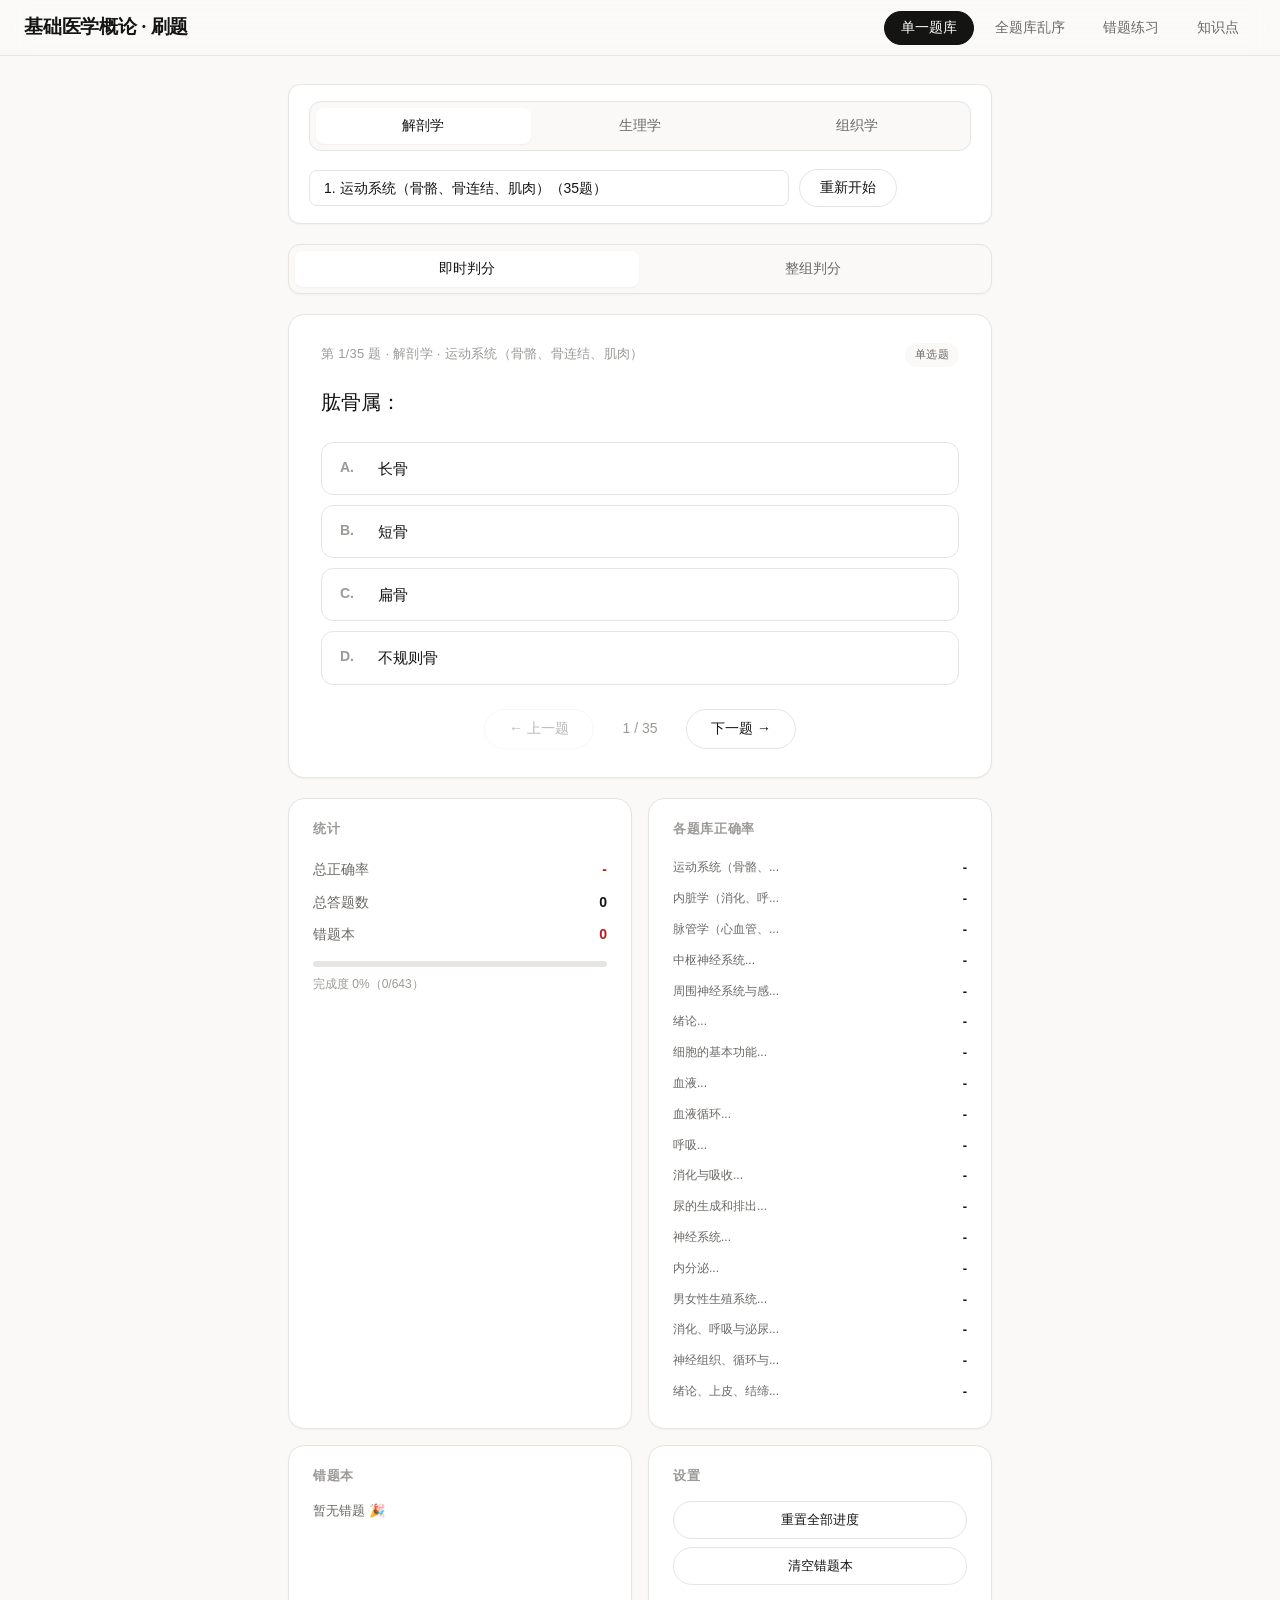
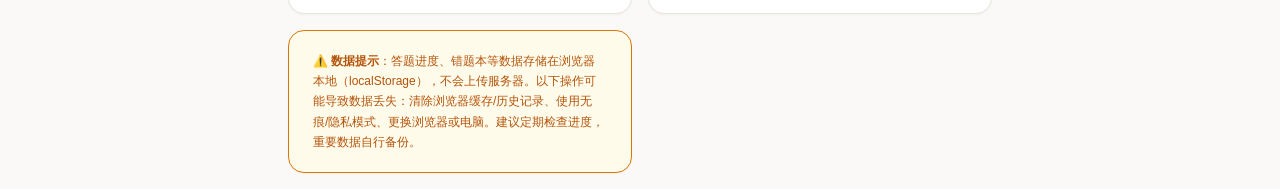
<file: index.html>
<!DOCTYPE html>
<html lang="zh-CN">
<head>
<meta charset="UTF-8">
<meta name="viewport" content="width=device-width, initial-scale=1.0">
<meta http-equiv="Content-Security-Policy" content="default-src 'self'; script-src 'self' 'unsafe-inline'; style-src 'self' 'unsafe-inline'; frame-ancestors 'self';">
<title>基础医学概论刷题</title>
<link rel="stylesheet" href="css/style.css">
</head>
<body>

<!-- ═══════════════ Top Bar ═══════════════ -->
<header class="topbar">
  <span class="logo">基础医学概论 · 刷题</span>
  <nav class="nav">
    <button id="navSingle" class="active" onclick="switchMode('single')">单一题库</button>
    <button id="navAll" onclick="switchMode('all')">全题库乱序</button>
    <button id="navWrong" onclick="switchMode('wrong')">错题练习</button>
    <button id="navKnowledge" onclick="switchView('knowledge')">知识点</button>
  </nav>
</header>

<!-- ═══════════════ Quiz View ═══════════════ -->
<main class="main" id="quizView">

  <!-- Mode bar -->
  <div class="card mode-bar" id="modeBar">
    <div class="subject-filter" id="subjectFilter">
      <button class="subj-btn active" onclick="setSubject('解剖学')">解剖学</button>
      <button class="subj-btn" onclick="setSubject('生理学')">生理学</button>
      <button class="subj-btn" onclick="setSubject('组织学')">组织学</button>
    </div>
    <div class="mode-bar-row">
      <select id="bankSelect" onchange="onBankChange()"></select>
      <button class="btn-outline" onclick="restartCurrent()">重新开始</button>
      <button class="btn-primary" id="btnSubmitAll" onclick="submitAll()" style="display:none;">提交整组判分</button>
    </div>
  </div>

  <!-- Scoring toggle -->
  <div class="card scoring-toggle" id="scoringToggle">
    <button id="scInstant" class="active" onclick="setScoring('instant')">即时判分</button>
    <button id="scBatch" onclick="setScoring('batch')">整组判分</button>
  </div>

  <!-- Question -->
  <div class="card q-card" id="questionCard">
    <div id="questionArea">
      <div class="empty-state">
        <div class="empty-icon">📝</div>
        <p>请选择题库开始刷题</p>
      </div>
    </div>

    <!-- Bottom Navigation -->
    <div class="bottom-nav" id="navButtons">
      <button id="btnPrev" onclick="goPrev()">← 上一题</button>
      <span class="nav-progress" id="navProgress"></span>
      <button id="btnNext" onclick="goNext()">下一题 →</button>
    </div>
  </div>

  <!-- Batch result -->
  <div class="card batch-result" id="batchResult">
    <div class="score" id="batchScore"></div>
    <p style="text-align:center;color:var(--text-sub);margin-top:8px;" id="batchDetail"></p>
  </div>

  <!-- Sidebar (stats) -->
  <div class="sidebar" id="sidebar">
    <div class="card">
      <h3>统计</h3>
      <div class="stat-row"><span>总正确率</span><span class="val" id="statOverall">-</span></div>
      <div class="stat-row"><span>总答题数</span><span class="val" id="statTotal">0</span></div>
      <div class="stat-row"><span>错题本</span><span class="val bad" id="statWrongCount">0</span></div>
      <div class="progress-bar-outer"><div class="progress-bar-inner" id="progressBar" style="width:0%"></div></div>
      <p style="font-size:12px;color:var(--text-muted);margin-top:8px;" id="progressLabel">完成度 0%</p>
    </div>
    <div class="card">
      <h3>各题库正确率</h3>
      <div id="bankStats"></div>
    </div>
    <div class="card">
      <h3>错题本</h3>
      <div id="wrongList"><p style="font-size:13px;color:var(--text-sub);">暂无错题</p></div>
    </div>
    <div class="card">
      <h3>设置</h3>
      <button class="settings-btn" onclick="confirmReset('progress')">重置全部进度</button>
      <button class="settings-btn danger" onclick="confirmReset('wrong')">清空错题本</button>
    </div>
    <div class="card" style="background:var(--accent-bg);border-color:var(--accent);">
      <p style="font-size:12px;color:var(--accent-h);line-height:1.7;margin:0;">
        ⚠️ <strong>数据提示</strong>：答题进度、错题本等数据存储在浏览器本地（localStorage），不会上传服务器。以下操作可能导致数据丢失：清除浏览器缓存/历史记录、使用无痕/隐私模式、更换浏览器或电脑。建议定期检查进度，重要数据自行备份。
      </p>
    </div>
  </div>

</main>

<!-- ═══════════════ Knowledge View ═══════════════ -->
<main class="main knowledge-view" id="knowledgeView" style="display:none;">
  <div class="kp-layout">
    <aside class="kp-sidebar card">
      <div class="kp-subj-tabs">
        <button class="kp-subj-btn active" onclick="setKnowledgeSubject('解剖学')">解剖学</button>
        <button class="kp-subj-btn" onclick="setKnowledgeSubject('生理学')">生理学</button>
        <button class="kp-subj-btn" onclick="setKnowledgeSubject('组织学')">组织学</button>
      </div>
      <h3 class="kp-title" id="kpSubjectTitle">解剖学</h3>
      <div class="kp-chapter-list" id="kpChapterList"></div>
    </aside>
    <section class="kp-content card" id="kpContent">
      <div class="empty-state">
        <div class="empty-icon">📖</div>
        <p>请选择左侧章节查看知识点</p>
      </div>
    </section>
  </div>
</main>

<!-- Toast -->
<div class="toast" id="toast"></div>

<!-- Modal -->
<div class="modal-overlay" id="modalOverlay">
  <div class="modal-box">
    <h3 id="modalTitle"></h3>
    <p id="modalMsg"></p>
    <div class="modal-btns">
      <button class="btn-cancel" onclick="closeModal()">取消</button>
      <button class="btn-danger" id="modalConfirmBtn" onclick="">确认</button>
    </div>
  </div>
</div>

<!-- Data files (load before app.js) -->
<script src="js/data-anatomy.js"></script>
<script src="js/data-physiology.js"></script>
<script src="js/data-histology.js"></script>
<script src="js/data-knowledge.js"></script>
<script src="js/app.js"></script>

</body>
</html>
</file>
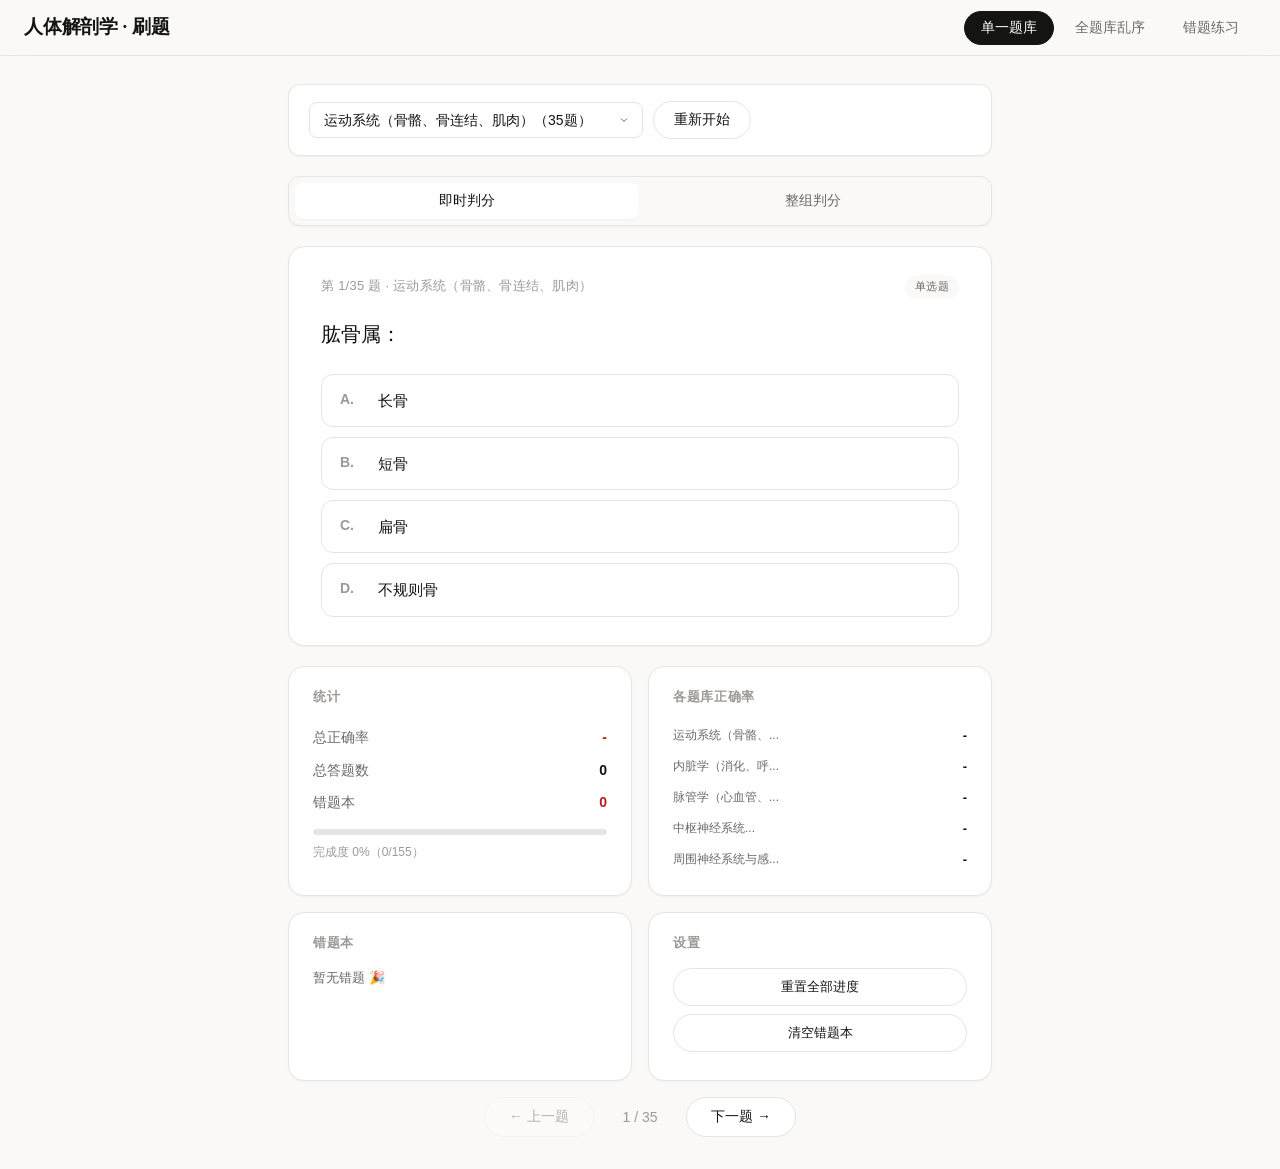
<file: 解剖学刷题.html>
<!DOCTYPE html>
<html lang="zh-CN">
<head>
<meta charset="UTF-8">
<meta name="viewport" content="width=device-width, initial-scale=1.0">
<title>人体解剖学刷题</title>
<style>
/* ═══════════════════════════════════════════
   Claude-inspired design system
   ═══════════════════════════════════════════ */
:root {
  --bg:        #faf9f7;
  --surface:   #ffffff;
  --text:      #141413;
  --text-sub:  #6b6966;
  --text-muted:#9c9a96;
  --accent:    #d97706;
  --accent-h:  #b45309;
  --accent-bg: #fffbeb;
  --correct:   #15803d;
  --correct-bg:#f0fdf4;
  --wrong:     #b91c1c;
  --wrong-bg:  #fef2f2;
  --border:    #e7e5e2;
  --border-lt: #f0eeeb;
  --shadow-sm: 0 1px 2px rgba(0,0,0,.04);
  --shadow-md: 0 4px 16px rgba(0,0,0,.06);
  --radius-sm: 8px;
  --radius:    12px;
  --radius-lg: 16px;
  --font-sans: "Inter","SF Pro Text","Segoe UI","PingFang SC","Microsoft YaHei",sans-serif;
  --font-serif: "Editorial New","Georgia","Noto Serif SC","SimSun",serif;
  --max-w:     752px;
}

* { margin:0; padding:0; box-sizing:border-box; }
html { font-size:17px; -webkit-font-smoothing:antialiased; }
body {
  font-family:var(--font-sans); background:var(--bg); color:var(--text);
  min-height:100vh; line-height:1.6;
}

/* ── Top bar ── */
.topbar {
  position:sticky; top:0; z-index:100;
  background:rgba(250,249,247,.85); backdrop-filter:blur(12px);
  border-bottom:1px solid var(--border);
  padding:0 24px; height:56px;
  display:flex; align-items:center; justify-content:space-between;
}
.topbar .logo {
  font-family:var(--font-serif); font-size:19px; font-weight:600;
  color:var(--text); letter-spacing:-.01em;
}
.topbar .nav { display:flex; gap:4px; }
.topbar .nav button {
  padding:7px 16px; border:1px solid transparent; border-radius:20px;
  background:transparent; color:var(--text-sub); cursor:pointer;
  font-size:14px; font-family:var(--font-sans); transition:all .18s;
}
.topbar .nav button:hover { background:var(--accent-bg); color:var(--accent); }
.topbar .nav button.active {
  background:var(--text); color:#fff; border-color:var(--text);
}

/* ── Layout ── */
.main {
  max-width:var(--max-w); margin:0 auto; padding:28px 24px 16px;
  display:flex; flex-direction:column; gap:20px;
}

/* ── Card ── */
.card {
  background:var(--surface); border:1px solid var(--border);
  border-radius:var(--radius-lg); padding:24px 28px;
  box-shadow:var(--shadow-sm);
}

/* ── Mode bar ── */
.mode-bar {
  display:flex; gap:10px; align-items:center; flex-wrap:wrap;
  padding:16px 20px; border-radius:var(--radius);
}
.mode-bar select {
  padding:9px 14px; border:1px solid var(--border); border-radius:var(--radius-sm);
  font-size:14px; font-family:var(--font-sans); background:var(--surface);
  color:var(--text); cursor:pointer; min-width:240px;
  appearance:none; background-image:url("data:image/svg+xml,%3Csvg xmlns='http://www.w3.org/2000/svg' width='12' height='12' viewBox='0 0 24 24' fill='none' stroke='%236b6966' stroke-width='2'%3E%3Cpath d='m6 9 6 6 6-6'/%3E%3C/svg%3E");
  background-repeat:no-repeat; background-position:right 12px center; padding-right:36px;
}
.mode-bar select:focus { outline:2px solid var(--accent); outline-offset:2px; }
.mode-bar .btn-primary {
  padding:9px 20px; border:none; border-radius:20px;
  background:var(--text); color:#fff; cursor:pointer;
  font-size:14px; font-family:var(--font-sans); font-weight:500;
  transition:all .18s;
}
.mode-bar .btn-primary:hover { background:#2d2d2b; transform:translateY(-1px); }
.mode-bar .btn-outline {
  padding:9px 20px; border:1px solid var(--border); border-radius:20px;
  background:var(--surface); color:var(--text); cursor:pointer;
  font-size:14px; font-family:var(--font-sans); transition:all .18s;
}
.mode-bar .btn-outline:hover { border-color:var(--text); background:var(--bg); }

/* ── Scoring toggle ── */
.scoring-toggle {
  display:flex; gap:2px; padding:6px; border-radius:var(--radius);
  background:var(--bg); border:1px solid var(--border);
}
.scoring-toggle button {
  flex:1; padding:9px 14px; border:none; border-radius:8px;
  background:transparent; color:var(--text-sub); cursor:pointer;
  font-size:14px; font-family:var(--font-sans); transition:all .18s;
}
.scoring-toggle button.active {
  background:var(--surface); color:var(--text); font-weight:500;
  box-shadow:var(--shadow-sm);
}

/* ── Question card ── */
.q-card { padding:28px 32px; }
.q-header {
  display:flex; justify-content:space-between; align-items:center;
  margin-bottom:20px;
}
.q-num { font-size:13px; color:var(--text-muted); letter-spacing:.02em; }
.q-type-tag {
  font-size:11px; padding:3px 10px; border-radius:12px;
  background:var(--bg); color:var(--text-sub); font-weight:500;
  letter-spacing:.03em; text-transform:uppercase;
}
.q-type-tag.tf { background:var(--accent-bg); color:var(--accent); }
.q-stem {
  font-family:var(--font-serif); font-size:20px; line-height:1.55;
  margin-bottom:24px; font-weight:500; color:var(--text);
}

/* ── Options ── */
.options { display:flex; flex-direction:column; gap:10px; }
.opt {
  padding:14px 18px; border:1.5px solid var(--border); border-radius:var(--radius);
  cursor:pointer; transition:all .15s; font-size:15px; line-height:1.55;
  display:flex; align-items:flex-start; gap:12px; background:var(--surface);
}
.opt:hover { border-color:var(--accent); background:var(--accent-bg); }
.opt.selected {
  border-color:var(--text); background:#f5f5f4;
  box-shadow:inset 0 0 0 1px var(--text);
}
.opt.correct-reveal {
  border-color:var(--correct); background:var(--correct-bg);
}
.opt.wrong {
  border-color:var(--wrong); background:var(--wrong-bg);
}
.opt .opt-letter {
  font-weight:600; min-width:26px; color:var(--text-muted);
  font-size:14px; line-height:1.55;
}
.opt.correct-reveal .opt-letter { color:var(--correct); }
.opt.wrong .opt-letter { color:var(--wrong); }

/* ── Explanation ── */
.explanation {
  margin-top:20px; padding:20px 22px; background:var(--bg);
  border-radius:var(--radius); border:1px solid var(--border);
  font-size:15px; line-height:1.75; display:none;
}
.explanation.show { display:block; }
.explanation .exp-label {
  font-weight:600; color:var(--correct); margin-bottom:8px;
  font-size:15px;
}
.explanation .exp-ai {
  font-size:12px; color:var(--text-muted); margin-top:12px;
  padding-top:10px; border-top:1px solid var(--border);
}

/* ── Batch result ── */
.batch-result {
  margin-top:0; padding:24px; background:var(--bg);
  border-radius:var(--radius); border:1px solid var(--border); display:none;
}
.batch-result.show { display:block; }
.batch-result .score { font-size:36px; font-weight:600; text-align:center; font-family:var(--font-serif); }

/* ── Sidebar (stats panel) ── */
.sidebar {
  display:grid; grid-template-columns:repeat(2,1fr); gap:16px;
}
.sidebar .card { padding:20px 24px; }
.sidebar .card h3 {
  font-size:13px; font-weight:600; color:var(--text-muted);
  text-transform:uppercase; letter-spacing:.05em; margin-bottom:14px;
  border-bottom:none; padding-bottom:0;
}

.stat-row {
  display:flex; justify-content:space-between; padding:5px 0;
  font-size:14px; color:var(--text-sub);
}
.stat-row .val { font-weight:600; color:var(--text); }
.stat-row .val.good { color:var(--correct); }
.stat-row .val.bad { color:var(--wrong); }

.progress-bar-outer {
  height:6px; background:var(--border); border-radius:3px;
  margin-top:10px; overflow:hidden;
}
.progress-bar-inner {
  height:100%; background:var(--text); border-radius:3px; transition:width .4s ease;
}

/* ── Wrong book items ── */
.wrong-item {
  padding:8px 0; border-bottom:1px solid var(--border-lt);
  font-size:13px; cursor:pointer; color:var(--text-sub); transition:color .15s;
}
.wrong-item:hover { color:var(--accent); }
.wrong-item .w-tag {
  font-size:10px; padding:2px 7px; border-radius:10px; margin-left:6px;
  font-weight:500;
}
.wrong-item .w-tag.mastered { background:var(--correct-bg); color:var(--correct); }
.wrong-item .w-tag.unmastered { background:var(--wrong-bg); color:var(--wrong); }

/* ── Bottom nav ── */
.bottom-nav {
  max-width:var(--max-w); margin:0 auto; padding:0 24px 32px;
  display:flex; justify-content:center; align-items:center; gap:16px;
}
.bottom-nav button {
  padding:10px 24px; border:1px solid var(--border); border-radius:20px;
  background:var(--surface); color:var(--text); cursor:pointer;
  font-size:14px; font-family:var(--font-sans); transition:all .18s;
}
.bottom-nav button:hover:not(:disabled) { border-color:var(--text); }
.bottom-nav button:disabled { opacity:.3; cursor:not-allowed; }
.bottom-nav .nav-progress { font-size:14px; color:var(--text-muted); min-width:60px; text-align:center; }

/* ── Toast ── */
.toast {
  position:fixed; bottom:32px; left:50%; transform:translateX(-50%); z-index:999;
  background:var(--text); color:#fff; padding:10px 24px; border-radius:20px;
  font-size:14px; opacity:0; transition:opacity .3s; pointer-events:none;
  box-shadow:0 8px 24px rgba(0,0,0,.15);
}
.toast.show { opacity:1; }

/* ── Modal ── */
.modal-overlay {
  position:fixed; inset:0; background:rgba(0,0,0,.35); z-index:200;
  display:flex; align-items:center; justify-content:center; display:none;
  backdrop-filter:blur(4px);
}
.modal-overlay.show { display:flex; }
.modal-box {
  background:var(--surface); border-radius:var(--radius-lg); padding:28px 32px;
  max-width:420px; width:90%; box-shadow:0 16px 48px rgba(0,0,0,.12);
  border:1px solid var(--border);
}
.modal-box h3 { font-family:var(--font-serif); font-size:20px; margin-bottom:10px; }
.modal-box p { font-size:15px; color:var(--text-sub); margin-bottom:20px; line-height:1.65; }
.modal-box .modal-btns { display:flex; gap:10px; justify-content:flex-end; }
.modal-box .modal-btns button {
  padding:9px 20px; border-radius:20px; border:1px solid var(--border);
  cursor:pointer; font-size:14px; font-family:var(--font-sans); transition:all .18s;
}
.modal-box .btn-danger { background:var(--wrong); color:#fff; border-color:var(--wrong); }
.modal-box .btn-danger:hover { background:#991b1b; }
.modal-box .btn-cancel { background:var(--surface); color:var(--text); }
.modal-box .btn-cancel:hover { background:var(--bg); }

/* ── Settings buttons ── */
.settings-btn {
  width:100%; margin-bottom:8px; padding:9px 16px;
  border:1px solid var(--border); border-radius:20px;
  background:var(--surface); color:var(--text); cursor:pointer;
  font-size:13px; font-family:var(--font-sans); transition:all .18s; text-align:center;
}
.settings-btn:hover { border-color:var(--text); background:var(--bg); }
.settings-btn.danger:hover { border-color:var(--wrong); color:var(--wrong); background:var(--wrong-bg); }

/* ── Empty state ── */
.empty-state { text-align:center; padding:48px 24px; color:var(--text-muted); }
.empty-state .empty-icon { font-size:40px; margin-bottom:12px; }
.empty-state p { font-size:15px; }

/* ── Responsive ── */
@media (max-width:800px) {
  .sidebar { grid-template-columns:1fr; }
  .q-card { padding:20px; }
  .q-stem { font-size:18px; }
  .topbar .nav button { padding:6px 12px; font-size:13px; }
  .topbar .logo { font-size:16px; }
}
</style>
</head>
<body>

<!-- ═══════════════ Top Bar ═══════════════ -->
<header class="topbar">
  <span class="logo">人体解剖学 · 刷题</span>
  <nav class="nav">
    <button id="navSingle" class="active" onclick="switchMode('single')">单一题库</button>
    <button id="navAll" onclick="switchMode('all')">全题库乱序</button>
    <button id="navWrong" onclick="switchMode('wrong')">错题练习</button>
  </nav>
</header>

<!-- ═══════════════ Main ═══════════════ -->
<main class="main" id="contentArea">

  <!-- Mode bar -->
  <div class="card mode-bar" id="modeBar">
    <select id="bankSelect" onchange="onBankChange()"></select>
    <button class="btn-outline" onclick="restartCurrent()">重新开始</button>
    <button class="btn-primary" id="btnSubmitAll" onclick="submitAll()" style="display:none;">提交整组判分</button>
  </div>

  <!-- Scoring toggle -->
  <div class="card scoring-toggle" id="scoringToggle">
    <button id="scInstant" class="active" onclick="setScoring('instant')">即时判分</button>
    <button id="scBatch" onclick="setScoring('batch')">整组判分</button>
  </div>

  <!-- Question -->
  <div class="card q-card" id="questionCard">
    <div id="questionArea">
      <div class="empty-state">
        <div class="empty-icon">📝</div>
        <p>请选择题库开始刷题</p>
      </div>
    </div>
  </div>

  <!-- Batch result -->
  <div class="card batch-result" id="batchResult">
    <div class="score" id="batchScore"></div>
    <p style="text-align:center;color:var(--text-sub);margin-top:8px;" id="batchDetail"></p>
  </div>

  <!-- Sidebar (stats) -->
  <div class="sidebar" id="sidebar">
    <div class="card">
      <h3>统计</h3>
      <div class="stat-row"><span>总正确率</span><span class="val" id="statOverall">-</span></div>
      <div class="stat-row"><span>总答题数</span><span class="val" id="statTotal">0</span></div>
      <div class="stat-row"><span>错题本</span><span class="val bad" id="statWrongCount">0</span></div>
      <div class="progress-bar-outer"><div class="progress-bar-inner" id="progressBar" style="width:0%"></div></div>
      <p style="font-size:12px;color:var(--text-muted);margin-top:8px;" id="progressLabel">完成度 0%</p>
    </div>
    <div class="card">
      <h3>各题库正确率</h3>
      <div id="bankStats"></div>
    </div>
    <div class="card">
      <h3>错题本</h3>
      <div id="wrongList"><p style="font-size:13px;color:var(--text-sub);">暂无错题</p></div>
    </div>
    <div class="card">
      <h3>设置</h3>
      <button class="settings-btn" onclick="confirmReset('progress')">重置全部进度</button>
      <button class="settings-btn danger" onclick="confirmReset('wrong')">清空错题本</button>
    </div>
  </div>

</main>

<!-- Bottom Navigation -->
<div class="bottom-nav" id="navButtons">
  <button id="btnPrev" onclick="goPrev()">← 上一题</button>
  <span class="nav-progress" id="navProgress"></span>
  <button id="btnNext" onclick="goNext()">下一题 →</button>
</div>

<!-- Toast -->
<div class="toast" id="toast"></div>

<!-- Modal -->
<div class="modal-overlay" id="modalOverlay">
  <div class="modal-box">
    <h3 id="modalTitle"></h3>
    <p id="modalMsg"></p>
    <div class="modal-btns">
      <button class="btn-cancel" onclick="closeModal()">取消</button>
      <button class="btn-danger" id="modalConfirmBtn" onclick="">确认</button>
    </div>
  </div>
</div>

<script>
// ═══════════════════════════════════════════
// 题库数据（已清洗，含答案与解析）
// ═══════════════════════════════════════════
const QUIZ_BANKS = [
  {
    id: "motion",
    name: "运动系统（骨骼、骨连结、肌肉）",
    questions: [
      { type:"single", stem:"肱骨属：", options:["长骨","短骨","扁骨","不规则骨"], answer:0, exp:"肱骨呈长管状，两端膨大、中间为骨干，具备长骨的典型特征（一体两端），故属于长骨。长骨主要分布于四肢，起支持和杠杆作用。" },
      { type:"single", stem:"终生存在红骨髓的骨是：", options:["肱骨","股骨","髂骨","尺骨"], answer:2, exp:"髂骨属于扁骨，扁骨的板障内终生保留红骨髓，具有造血功能。长骨（如肱骨、股骨）成年后骨髓腔内的红骨髓被黄骨髓取代，失去造血能力。" },
      { type:"single", stem:"关节的基本结构，不包括：", options:["关节面","韧带","关节囊","关节腔"], answer:1, exp:"关节的基本结构包括关节面、关节囊和关节腔，这三者是每个关节必须具备的结构。韧带属于关节的辅助结构，不是基本结构——有些关节可以没有韧带。" },
      { type:"single", stem:"属于膝关节的辅助结构的是：", options:["股骨的髌面","胫骨上端","膝关节囊","内、外侧半月板"], answer:3, exp:"半月板是膝关节特有的辅助结构，位于股骨和胫骨之间，起缓冲和稳定作用。股骨的髌面和胫骨上端属于关节面（基本结构），关节囊也是基本结构。" },
      { type:"single", stem:"属于脑颅骨的是：", options:["上颌骨","下颌骨","颞骨","颧骨"], answer:2, exp:"脑颅骨共8块，包括额骨、顶骨（2块）、枕骨、颞骨（2块）、蝶骨、筛骨，它们围成颅腔容纳脑。上颌骨、下颌骨、颧骨均属于面颅骨。" },
      { type:"single", stem:"属于面颅骨的是：", options:["额骨","蝶骨","筛骨","上颌骨"], answer:3, exp:"面颅骨共15块，上颌骨是其中最大的一对，构成面部中央的骨性基础。额骨、蝶骨、筛骨均属于脑颅骨。" },
      { type:"single", stem:"翼点位于：", options:["颞窝","颅前窝","颅后窝","垂体窝"], answer:0, exp:"翼点位于颞窝内，是额骨、顶骨、颞骨和蝶骨四骨交汇处，呈\u2018H\u2019形。此处骨质最薄，内面有脑膜中动脉前支经过，外伤时易损伤该动脉导致硬膜外血肿。" },
      { type:"single", stem:"观察椎骨时，有横突孔，该椎骨为：", options:["颈椎","胸椎","腰椎","骶椎"], answer:0, exp:"横突孔是颈椎的特征性结构，位于横突上，内有椎动、静脉通过。胸椎的特征是有肋凹，腰椎的特征是椎体粗大、棘突呈板状水平向后。" },
      { type:"single", stem:"观察椎骨时，有肋凹，该椎骨为：", options:["颈椎","胸椎","腰椎","骶椎"], answer:1, exp:"肋凹是胸椎的特征性结构，位于椎体侧面和横突末端，与肋骨小头和肋结节相关节。颈椎有横突孔，腰椎无肋凹和横突孔。" },
      { type:"single", stem:"第一颈椎，又称：", options:["寰椎","枢椎","隆椎","齿椎"], answer:0, exp:"第一颈椎称寰椎，呈环形，无椎体和棘突，由前弓、后弓和两个侧块组成。它与枕骨构成寰枕关节，与第二颈椎（枢椎）构成寰枢关节，使头部可做点头和旋转运动。" },
      { type:"single", stem:"第七颈椎，又称：", options:["寰椎","枢椎","隆椎","齿椎"], answer:2, exp:"第七颈椎称隆椎，其棘突特别长且不分叉，在颈后部皮下可清楚触及，是临床上计数椎骨序数的重要体表标志。" },
      { type:"single", stem:"计数肋的重要标志，不包括：", options:["胸骨角","肩胛上角","肩胛冈","肩胛下角"], answer:2, exp:"胸骨角平对第2肋，肩胛上角平对第2肋，肩胛下角平对第7肋，这三者都是计数肋骨的重要体表标志。肩胛冈位于肩胛骨背面，不用于计数肋骨。" },
      { type:"single", stem:"属前臂外侧的骨是：", options:["肱骨","桡骨","尺骨","股骨"], answer:1, exp:"前臂由桡骨和尺骨组成。在解剖学姿势下，桡骨位于前臂外侧（拇指侧），尺骨位于前臂内侧（小指侧）。肱骨位于上臂，股骨位于大腿。" },
      { type:"single", stem:"有桡神经沟和三角肌粗隆的骨为：", options:["肱骨","桡骨","尺骨","股骨"], answer:0, exp:"肱骨体中部后面有桡神经沟，桡神经和肱深动脉沿此沟走行，肱骨骨折时易损伤桡神经。肱骨体外侧有三角肌粗隆，是三角肌的附着点。" },
      { type:"single", stem:"全身最灵活的关节是：", options:["膝关节","踝关节","肩关节","腕关节"], answer:2, exp:"肩关节是典型的球窝关节，肱骨头大、关节盂浅而小，关节囊松弛，运动范围最大，可做屈伸、收展、旋转和环转运动，是全身最灵活的关节。但灵活性以牺牲稳定性为代价，故肩关节也最容易脱位。" },
      { type:"single", stem:"有大转子和小转子的骨是：", options:["股骨","胫骨","腓骨","髋骨"], answer:0, exp:"股骨上端有球形的股骨头，头下方外侧有大转子、后内侧有小转子，两者之间前面有转子间线、后面有转子间嵴。大转子是重要的体表标志，可在髋外侧触及。" },
      { type:"single", stem:"髂骨、耻骨和坐骨三骨会合于：", options:["髂窝","髋臼","闭孔","耻骨联合"], answer:1, exp:"髋骨由髂骨、耻骨和坐骨三骨融合而成，三骨在髋臼处会合。髋臼是髋关节窝，与股骨头构成髋关节。16岁前三骨之间为软骨结合，成年后骨性融合。" },
      { type:"single", stem:"最大的籽骨是：", options:["髌骨","胫骨","髋骨","肩胛骨"], answer:0, exp:"髌骨是人体最大的籽骨，位于股四头肌腱内，呈三角形，前面粗糙、后面光滑与股骨的髌面相关节。髌骨可保护膝关节、增加股四头肌的力臂。" },
      { type:"single", stem:"关节内有前、后交叉韧带，该关节为：", options:["髋关节","膝关节","肩关节","肘关节"], answer:1, exp:"膝关节囊内有前交叉韧带和后交叉韧带，两者相互交叉呈\u2018X\u2019形，是膝关节特有的囊内韧带，对维持膝关节的稳定起关键作用。前交叉韧带防止胫骨前移，后交叉韧带防止胫骨后移。" },
      { type:"single", stem:"在体外可触及的人体骨性标志，下列结构哪个不属于：", options:["枕外隆突","外踝","股骨小转子","髂前上棘"], answer:2, exp:"股骨小转子位于股骨上端后内侧，被厚厚的肌肉（髂腰肌等）覆盖，位置深在，无法在体表触及。枕外隆突（枕部正中）、外踝（踝外侧）、髂前上棘（髋前上方）均为常用体表标志。" },
      { type:"single", stem:"肌的辅助装置不包括：", options:["肌腹","筋膜","滑膜囊","腱鞘"], answer:0, exp:"肌腹是肌的主体部分，由肌纤维构成，具有收缩功能，不属于辅助装置。肌的辅助装置包括筋膜（分隔和保护肌）、滑膜囊（减少摩擦）和腱鞘（约束肌腱）。" },
      { type:"single", stem:"斜方肌属：", options:["颈肌","背肌","腹肌","上肢肌"], answer:1, exp:"斜方肌位于项部和背上部，起于枕外隆突、项韧带和全部胸椎棘突，止于锁骨外侧1/3、肩峰和肩胛冈，属于背肌浅层。其功能为拉肩胛骨向脊柱靠拢，上部纤维可上提肩胛骨。" },
      { type:"single", stem:"胸腔和腹腔之间的肌，称：", options:["膈","胸大肌","腹直肌","腹外斜肌"], answer:0, exp:"膈是分隔胸腔和腹腔的穹窿状扁肌，是主要的呼吸肌。膈收缩时穹窿下降、胸腔容积增大，引起吸气；舒张时穹窿上升、胸腔容积减小，引起呼气。膈上有三个裂孔：主动脉裂孔、食管裂孔和腔静脉孔。" },
      { type:"single", stem:"肱二头肌属：", options:["肩肌","臂肌","前臂肌","大腿肌"], answer:1, exp:"肱二头肌位于上臂前群，属臂肌。起端有长、短两个头，止于桡骨粗隆。主要功能为屈肘关节和使前臂旋后，是强有力的屈肘肌。" },
      { type:"single", stem:"股四头肌属：", options:["髋肌","大腿肌","小腿肌","前臂肌"], answer:1, exp:"股四头肌位于大腿前面，属大腿肌前群，是全身最大的肌。由股直肌、股内侧肌、股外侧肌和股中间肌四部分组成，向下汇成髌韧带止于胫骨粗隆。主要功能为伸膝关节，股直肌还可屈髋关节。" },
      { type:"single", stem:"久坐不运动，可出现该肌肉水肿，导致坐骨神经受压，引起坐骨神经痛的肌肉为：", options:["臀大肌","股二头肌","梨状肌","小腿三头肌"], answer:2, exp:"梨状肌起于骶骨前面，向外穿坐骨大孔止于股骨大转子。坐骨神经通常从梨状肌下孔穿出，约15%~30%的人坐骨神经或其分支穿过梨状肌。梨状肌痉挛或水肿时可压迫坐骨神经，引起梨状肌综合征，表现为坐骨神经痛。" },
      { type:"single", stem:"颈椎的主要特征：", options:["棘突水平向后","棘突呈板状","有横突孔","有肋凹"], answer:2, exp:"有横突孔是颈椎区别于其他椎骨的特征性标志。棘突水平向后是腰椎的特征，棘突呈板状也是腰椎的特征，有肋凹是胸椎的特征。" },
      { type:"single", stem:"椎体间的连结：", options:["前纵韧带","棘上韧带","黄韧带","项韧带"], answer:0, exp:"前纵韧带位于椎体前面，上起枕骨、下至骶骨，紧贴椎体前面，限制脊柱过度后伸。棘上韧带连结棘突尖端，黄韧带连结相邻椎弓板，项韧带是项部的三角形弹性纤维膜。" },
      { type:"single", stem:"哪块骨不参与胸廓构成：", options:["肩胛骨","胸椎","胸骨","肋骨"], answer:0, exp:"胸廓由12块胸椎、12对肋骨和1块胸骨构成，呈上窄下宽的圆锥形。肩胛骨属于上肢带骨，位于胸廓后方，但不参与胸廓的构成。" },
      { type:"single", stem:"咀嚼肌：", options:["颊肌","颞肌","舌肌","口轮匝肌"], answer:1, exp:"咀嚼肌包括咬肌、颞肌、翼内肌和翼外肌，均受三叉神经下颌支支配。颞肌起于颞窝，止于下颌骨冠突，收缩时可上提下颌骨（闭口）。颊肌和口轮匝肌属于表情肌，舌肌属舌肌群。" },
      { type:"tf", stem:"红骨髓有造血功能。", options:["对","错"], answer:0, exp:"红骨髓含有大量不同发育阶段的血细胞，是主要的造血器官。胎儿和婴幼儿时期骨髓均为红骨髓，约5岁后长骨骨髓腔内的红骨髓逐渐被黄骨髓（脂肪组织）取代，但扁骨、不规则骨和长骨骨骺端的红骨髓终生保留造血功能。" },
      { type:"tf", stem:"肩胛骨属躯干骨。", options:["对","错"], answer:1, exp:"躯干骨包括椎骨、肋骨和胸骨，构成人体的中轴骨架。肩胛骨属于上肢带骨（附肢骨骼），不属于躯干骨。上肢带骨包括锁骨和肩胛骨，将上肢连于躯干。" },
      { type:"tf", stem:"鼻旁窦共四对，包括额窦、筛窦、上颌窦、下颌窦。", options:["对","错"], answer:1, exp:"鼻旁窦共四对，分别为额窦、筛窦、上颌窦和蝶窦，均开口于鼻腔。\u2018下颌窦\u2019不存在——下颌骨内并无鼻旁窦。蝶窦位于蝶骨体内，是位置最深的鼻旁窦。" },
      { type:"tf", stem:"隆椎可计数椎骨序数。", options:["对","错"], answer:0, exp:"隆椎（第7颈椎）的棘突特别长，在颈后部皮下可清楚触及，是临床上计数椎骨序数的重要标志。由此向下可依次触及第1~12胸椎棘突。" },
      { type:"tf", stem:"肋由肋骨与肋软骨组成。", options:["对","错"], answer:0, exp:"肋由肋骨和肋软骨两部分组成。第1~7对肋的肋软骨直接与胸骨相连，称真肋；第8~10对肋的肋软骨依次连于上位肋软骨形成肋弓，称假肋；第11~12对肋前端游离，称浮肋。" }
    ]
  },
  {
    id: "visceral",
    name: "内脏学（消化、呼吸、泌尿、生殖）",
    questions: [
      { type:"single", stem:"属上消化道器官，不包括：", options:["口腔","咽","食管","小肠"], answer:3, exp:"临床上通常将口腔、咽、食管、胃和十二指肠称为上消化道，空肠、回肠和大肠称为下消化道。小肠（空肠和回肠）属于下消化道。" },
      { type:"single", stem:"张华同学右侧髂区腹痛、压痛均很明显，请问下列哪个器官最可能发生病变：", options:["肝","胃","阑尾","乙状结肠"], answer:2, exp:"阑尾根部附着于盲肠后内侧壁，其体表投影通常在脐与右髂前上棘连线的中外1/3交点处（McBurney点）。右侧髂区疼痛伴压痛是急性阑尾炎的典型表现。肝位于右季肋区和腹上区，胃位于左季肋区和腹上区，乙状结肠位于左髂区。" },
      { type:"single", stem:"膀胱位于：", options:["腹上区","右髂区","脐区","耻区"], answer:3, exp:"膀胱位于盆腔前部、耻骨联合后方，在腹部分区中对应耻区（腹下区）。空虚时膀胱完全位于盆腔内，充盈时可上升至耻骨联合以上，此时可在耻区触及。" },
      { type:"single", stem:"口腔与咽的分界处称：", options:["腭舌弓","咽峡","腭咽弓","舌根"], answer:1, exp:"咽峡是口腔通向咽的门户，由腭垂（悬雍垂）、两侧腭舌弓和舌根共同围成。腭舌弓和腭咽弓之间的凹陷为扁桃体窝，容纳腭扁桃体。" },
      { type:"single", stem:"乳牙，不包括：", options:["乳切牙","乳尖牙","乳前磨牙","乳磨牙"], answer:2, exp:"乳牙共20颗，包括乳切牙（8颗）、乳尖牙（4颗）和乳磨牙（8颗），没有前磨牙（双尖牙）。前磨牙只在恒牙列中出现，是替换乳磨牙的牙齿。" },
      { type:"single", stem:"成年后萌出的牙，又称智齿，是：", options:["尖牙","第一磨牙","第二磨牙","第三磨牙"], answer:3, exp:"第三磨牙又称智齿，通常在18~25岁萌出，是口腔中最晚萌出的牙齿。由于现代人颌骨退化，智齿常因位置不足而阻生或萌出不全，需拔除。" },
      { type:"single", stem:"位于耳廓的前下方的口腔腺是：", options:["下颌下腺","腮腺","舌下腺","唇腺"], answer:1, exp:"腮腺是最大的口腔腺，位于耳廓前下方、咬肌表面和下颌后窝内，其导管（腮腺管）开口于平对上颌第二磨牙的颊黏膜。下颌下腺位于下颌骨体内面，舌下腺位于口底黏膜深面。" },
      { type:"single", stem:"属鼻咽部结构为：", options:["扁桃体窝","咽隐窝","梨状隐窝","腭扁桃体"], answer:1, exp:"咽隐窝位于鼻咽部侧壁，在咽鼓管圆枕的后上方，是鼻咽癌的好发部位。扁桃体窝和腭扁桃体属口咽部，梨状隐窝属喉咽部。" },
      { type:"single", stem:"有三个生理性狭窄，不包括哪个器官：", options:["食管","输尿管","男性尿道","输精管"], answer:3, exp:"食管有三个狭窄（起始处、与左主支气管交叉处、穿膈处），输尿管有三个狭窄（肾盂移行处、跨髂血管处、穿膀胱壁处），男性尿道有三个狭窄（尿道内口、尿道膜部、尿道外口）。输精管管腔细小但无三个生理性狭窄的说法。" },
      { type:"single", stem:"胃的出口，称：", options:["贲门","幽门","胃体","胃底"], answer:1, exp:"胃的入口称贲门，与食管相连；出口称幽门，与十二指肠相连。幽门处有幽门括约肌，控制胃内容物排入十二指肠的速度。胃体是胃的主体部分，胃底是贲门平面以上向左上膨出的部分。" },
      { type:"single", stem:"小肠，不包括：", options:["空肠","十二指肠","回肠","阑尾"], answer:3, exp:"小肠包括十二指肠、空肠和回肠三部分，是消化和吸收的主要场所。阑尾是从盲肠后内侧壁突出的蚓状盲管，属于大肠的一部分，不属于小肠。" },
      { type:"single", stem:"十二指肠大乳头位于十二指肠：", options:["上部","降部","水平部","升部"], answer:1, exp:"十二指肠大乳头位于十二指肠降部后内侧壁，是胆总管和胰管的共同开口处，胆汁和胰液经此排入十二指肠。十二指肠分为上部、降部、水平部和升部四部分。" },
      { type:"single", stem:"产生胆汁的器官是：", options:["肝脏","胆囊","胆总管","胰腺"], answer:0, exp:"胆汁由肝细胞分泌产生，经肝内胆管\u2192肝左、右管\u2192肝总管\u2192胆囊管进入胆囊储存和浓缩。进食后胆囊收缩，胆汁经胆囊管\u2192胆总管\u2192十二指肠大乳头排入肠道。胆囊只储存和浓缩胆汁，不产生胆汁。" },
      { type:"single", stem:"胆总管和胰管的开口部位是：", options:["十二指肠球","十二指肠大乳头","十二指肠空肠曲","十二指肠水平部"], answer:1, exp:"胆总管和胰管汇合后开口于十二指肠大乳头，位于十二指肠降部后内侧壁。十二指肠球是十二指肠上部近幽门处的膨大部分，是十二指肠溃疡的好发部位。" },
      { type:"single", stem:"输胆管道，不包括：", options:["肝左、右管","胆总管","胰管","胆囊"], answer:2, exp:"输胆管道包括肝左管、肝右管、肝总管、胆囊管、胆总管和胆囊，负责将肝产生的胆汁输送至十二指肠。胰管属于胰的排泄管道，输送胰液，不属于输胆管道系统。" },
      { type:"single", stem:"上呼吸道，不包括：", options:["鼻","气管","咽","喉"], answer:1, exp:"临床上将鼻、咽、喉称为上呼吸道，气管和各级支气管称为下呼吸道。气管起于环状软骨下缘（约第6颈椎水平），在胸骨角平面分为左、右主支气管，属于下呼吸道。" },
      { type:"single", stem:"喉软骨，不包括：", options:["会厌软骨","环状软骨","气管软骨","甲状软骨"], answer:2, exp:"喉软骨包括甲状软骨、环状软骨、会厌软骨和一对杓状软骨。气管软骨是\u2018C\u2019形透明软骨环，位于气管壁内，不属于喉软骨。" },
      { type:"single", stem:"成对的喉软骨，是：", options:["甲状软骨","环状软骨","杓状软骨","会厌软骨"], answer:2, exp:"喉软骨中甲状软骨、环状软骨和会厌软骨均为单块（不成对），只有杓状软骨成对（左右各一）。杓状软骨位于环状软骨板上方，声带的后端附着于此。" },
      { type:"single", stem:"下列描述，错误的是：", options:["左支气管细长，右支气管粗短","左肺分三叶，右肺分为二叶","肺的内侧面凹陷称肺门","出入肺门的结构被结缔组织包绕称肺根"], answer:1, exp:"左肺被斜裂分为上、下两叶，右肺被斜裂和水平裂分为上、中、下三叶。选项B说反了——正确应为\u2018左肺分二叶，右肺分三叶\u2019。左支气管细长倾斜、右支气管粗短陡直是正确的。" },
      { type:"single", stem:"储存尿液的器官是：", options:["肾","输尿管","尿道","膀胱"], answer:3, exp:"膀胱是储存尿液的肌性囊状器官，位于盆腔前部。肾产生尿液，输尿管输送尿液至膀胱，尿道将尿液排出体外。膀胱的容量成人约300~500ml，最大可达800ml。" },
      { type:"single", stem:"肾窦内的结构，不包括：", options:["肾小盏","肾大盏","肾盂","肾柱"], answer:3, exp:"肾窦是肾门向肾内凹陷形成的腔隙，内含肾小盏、肾大盏、肾盂、肾血管和脂肪等。肾柱是肾皮质伸入肾锥体之间的部分，属于肾实质而非肾窦内容物。" },
      { type:"single", stem:"肾门的结构，不包括：", options:["肾血管","肾盂","输尿管","出入的神经"], answer:2, exp:"肾门是肾内侧缘中部的凹陷，有肾动脉、肾静脉、肾盂、神经和淋巴管出入。输尿管在肾门外起于肾盂，向下走行，不属于肾门内的结构。" },
      { type:"single", stem:"不属于肾髓质的结构：", options:["肾锥体","肾柱","肾乳头","肾小盏"], answer:1, exp:"肾髓质由15~20个肾锥体组成，肾锥体的尖端称肾乳头，肾小盏包绕肾乳头。肾柱是肾皮质伸入相邻肾锥体之间的部分，属于肾皮质而非肾髓质。" },
      { type:"single", stem:"输精管道，不包括：", options:["附睾","输精管","前列腺","射精管"], answer:2, exp:"输精管道包括附睾、输精管、射精管和尿道，负责输送精子。前列腺属于男性生殖附属腺，分泌前列腺液参与构成精液，不属于输精管道。" },
      { type:"single", stem:"产生精子的器官是：", options:["睾丸","附睾","前列腺","精囊腺"], answer:0, exp:"睾丸是男性的生殖腺，其曲细精管上皮产生精子，间质细胞分泌雄激素（睾酮）。附睾储存和促进精子成熟，前列腺和精囊腺分泌精浆。" },
      { type:"single", stem:"不成对的生殖器是：", options:["睾丸","前列腺","精囊腺","尿道球腺"], answer:1, exp:"前列腺是不成对的实质性器官，位于膀胱下方、直肠前方，包绕尿道起始部。睾丸、精囊腺和尿道球腺均为成对器官（左右各一）。" },
      { type:"single", stem:"男性生殖附属腺，不包括：", options:["精囊腺","前列腺","前庭大腺","尿道球腺"], answer:2, exp:"男性生殖附属腺包括精囊腺、前列腺和尿道球腺。前庭大腺（Bartholin腺）是女性生殖附属腺，位于阴道口两侧，不属于男性生殖系统。" },
      { type:"single", stem:"男性的外生殖器是：", options:["睾丸","输精管","阴茎","前列腺"], answer:2, exp:"男性外生殖器包括阴茎和阴囊。睾丸位于阴囊内，但属于内生殖器（生殖腺）。输精管和前列腺均属内生殖器。" },
      { type:"single", stem:"易产生喉水肿的部位是：", options:["喉前庭","喉室","喉中间腔","声门下腔"], answer:3, exp:"声门下腔位于声襞与环状软骨下缘之间，其黏膜下组织疏松，炎症时极易发生水肿。小儿喉腔狭小，声门下腔水肿可迅速引起喉阻塞，导致呼吸困难，需紧急处理。" },
      { type:"single", stem:"男性尿道有三个狭窄，不包括：", options:["尿道内口","尿道海绵体部","尿道膜部","尿道外口"], answer:1, exp:"男性尿道三个狭窄分别位于尿道内口、尿道膜部和尿道外口，其中尿道外口最窄。尿道海绵体部（尿道阴茎部）是尿道最长的部分，管腔较宽，不属于狭窄部位。" },
      { type:"single", stem:"女性的生殖腺是：", options:["卵巢","子宫","输卵管","阴道"], answer:0, exp:"卵巢是女性的生殖腺，产生卵子和分泌女性激素（雌激素和孕激素）。子宫是孕育胎儿的器官，输卵管输送卵子，阴道是性交器官和分娩通道。" },
      { type:"single", stem:"女性内生殖器，不包括：", options:["卵巢","子宫","阴道","女阴"], answer:3, exp:"女性内生殖器包括卵巢、输卵管、子宫和阴道。女阴（外阴）属于女性外生殖器，包括阴阜、大阴唇、小阴唇、阴蒂和阴道前庭等结构。" },
      { type:"single", stem:"月经通过什么途径排出体外？", options:["从宫颈口到阴道口","从宫颈口到尿道口","从阴道口到尿道口","从尿道口到阴道口"], answer:0, exp:"月经是子宫内膜周期性脱落出血，经子宫颈口\u2192阴道\u2192阴道口排出体外。尿道口是排尿的出口，与月经排出无关。" },
      { type:"single", stem:"女性输卵管结扎部位是：", options:["输卵管子宫部","漏斗部","壶腹部","峡部"], answer:3, exp:"输卵管峡部是输卵管最细的部分，位于子宫部与壶腹部之间，管壁厚、管腔窄，是临床上输卵管结扎术的首选部位。壶腹部是受精的常见部位，漏斗部末端有输卵管伞。" },
      { type:"single", stem:"子宫的位置，错误的是：", options:["骨盆的中央","膀胱和直肠之间","两侧有输卵管","下接阴道"], answer:3, exp:"子宫下端（子宫颈下端）并不直接\u2018下接\u2019阴道——子宫颈的下1/3伸入阴道内，称为子宫颈阴道部，而阴道包绕子宫颈形成阴道穹。严格来说子宫颈插入阴道，而非\u2018下接\u2019。正常子宫呈前倾前屈位，位于骨盆中央、膀胱与直肠之间。" },
      { type:"tf", stem:"直肠不直，有弯曲。", options:["对","错"], answer:0, exp:"直肠在矢状面上有两个弯曲：骶曲（凸向后，沿骶骨前面）和会阴曲（凸向前，绕尾骨尖）。在冠状面上也有三个侧弯。这些弯曲在直肠镜检和灌肠操作中需注意，以免损伤肠壁。" },
      { type:"tf", stem:"阑尾属于大肠。", options:["对","错"], answer:0, exp:"阑尾是从盲肠后内侧壁突出的蚓状盲管，属于大肠的一部分。大肠包括盲肠（含阑尾）、结肠（升结肠、横结肠、降结肠、乙状结肠）、直肠和肛管。" },
      { type:"tf", stem:"胆汁是由胆囊产生。", options:["对","错"], answer:1, exp:"胆汁由肝细胞分泌产生，胆囊仅储存和浓缩胆汁。进食后，在神经和体液调节下胆囊收缩、Oddi括约肌舒张，胆汁排入十二指肠参与脂肪的消化和吸收。" },
      { type:"tf", stem:"睾丸为外生殖器。", options:["对","错"], answer:1, exp:"睾丸是男性的生殖腺，属于内生殖器。男性外生殖器包括阴茎和阴囊（睾丸位于阴囊内，但分类上属内生殖器）。内生殖器包括生殖腺（睾丸）、输精管道和附属腺。" },
      { type:"tf", stem:"左、右两侧胸膜腔相交通。", options:["对","错"], answer:1, exp:"左、右胸膜腔是独立的密闭腔隙，互不相通。这一解剖特点具有重要临床意义：一侧气胸或胸腔积液不会直接影响对侧，单侧病变时健侧肺仍可正常呼吸。" },
      { type:"tf", stem:"子宫保持前倾前屈位。", options:["对","错"], answer:0, exp:"正常成年女性子宫呈前倾前屈位。前倾指子宫长轴与阴道长轴之间形成向前开放的约90\u00b0角；前屈指子宫体与子宫颈之间形成向前开放的约170\u00b0角。子宫的正常位置依赖盆底肌、子宫韧带和周围器官的支撑。" }
    ]
  },
  {
    id: "vascular",
    name: "脉管学（心血管、淋巴）",
    questions: [
      { type:"single", stem:"心血管系统的组成，不包括：", options:["心","毛细血管","淋巴管","静脉"], answer:2, exp:"心血管系统由心、动脉、毛细血管和静脉组成。淋巴管属于淋巴系统，是一个独立的管道系统，负责回收组织液和参与免疫。" },
      { type:"single", stem:"心的上方出入的大血管，不包括：", options:["肺动脉干","升主动脉","下腔静脉","上腔静脉"], answer:2, exp:"心的上方有肺动脉干（发自右心室）、升主动脉（发自左心室）和上腔静脉（注入右心房）。下腔静脉从下方穿过膈的腔静脉孔注入右心房，不从上方出入心。" },
      { type:"single", stem:"心的后方结构有：", options:["上腔静脉","胸主动脉","升主动脉","肺动脉干"], answer:1, exp:"心的后方主要有胸主动脉、食管和迷走神经等结构。上腔静脉位于心的右侧，升主动脉和肺动脉干位于心的前方上方。" },
      { type:"single", stem:"心房和心室之间的界沟称：", options:["前室间沟","冠状沟","后室间沟","房间沟"], answer:1, exp:"冠状沟（房室沟）是心房和心室在心表面的分界标志，内有冠状血管走行。前室间沟和后室间沟是左、右心室的分界，房间沟是左、右心房的分界。" },
      { type:"single", stem:"卵圆窝属哪个心腔结构：", options:["右心房","右心室","左心房","左心室"], answer:0, exp:"卵圆窝位于房间隔右心房侧的下部，是胎儿时期卵圆孔闭合后的遗迹。出生后肺循环建立，左心房压力升高使卵圆孔瓣关闭，若未闭合则形成房间隔缺损。" },
      { type:"single", stem:"右房室口瓣膜称：", options:["二尖瓣","三尖瓣","主动脉瓣","肺动脉瓣"], answer:1, exp:"右房室口周缘附有三尖瓣（前瓣、后瓣和隔瓣），通过腱索连于乳头肌，防止心室收缩时血液逆流回右心房。左房室口为二尖瓣，主动脉口为主动脉瓣，肺动脉口为肺动脉瓣。" },
      { type:"single", stem:"左房室口瓣膜称：", options:["二尖瓣","三尖瓣","主动脉瓣","肺动脉瓣"], answer:0, exp:"左房室口周缘附有二尖瓣（前瓣和后瓣），是左心房和左心室之间的瓣膜。二尖瓣在心室收缩时关闭，防止血液逆流回左心房；心室舒张时开放，使血液从左心房流入左心室。" },
      { type:"single", stem:"正常心的起搏点是：", options:["窦房结","房室结","房室束","Purkinje纤维网"], answer:0, exp:"窦房结位于上腔静脉与右心房交界处的心外膜深面，是心的正常起搏点，自律性最高（约60~100次/分）。兴奋由窦房结发出\u2192心房肌\u2192房室结\u2192房室束\u2192Purkinje纤维网\u2192心室肌。" },
      { type:"single", stem:"营养心的动脉血管是：", options:["升主动脉","主动脉弓","胸主动脉","冠状动脉"], answer:3, exp:"冠状动脉是营养心的专用动脉，分为左、右冠状动脉，均发自升主动脉起始部。左冠状动脉主要供应左心房、左心室和室间隔前部，右冠状动脉主要供应右心房、右心室和窦房结等。" },
      { type:"single", stem:"动脉韧带是位于哪二者之间？", options:["左、右肺动脉之间","肺动脉与上腔静脉之间","肺动脉干与主动脉弓之间","肺动脉与胸主动脉之间"], answer:2, exp:"动脉韧带是连接肺动脉干分叉处与主动脉弓下缘之间的纤维束，是胎儿时期动脉导管闭合后的遗迹。动脉导管在胎儿期将肺动脉血导入主动脉，出生后闭锁。若未闭合则形成动脉导管未闭。" },
      { type:"single", stem:"感受血压变化的结构是：", options:["主动脉体","颈动脉窦","颈动脉体","动脉韧带"], answer:1, exp:"颈动脉窦是颈内动脉起始部的膨大，窦壁内有压力感受器，感受血压变化，通过反射调节心率和血压。主动脉体是化学感受器，感受血氧和CO\u2082浓度变化。" },
      { type:"single", stem:"椎动脉是由什么动脉发出？", options:["颈外动脉","颈内动脉","锁骨下动脉","颈总动脉"], answer:2, exp:"椎动脉发自锁骨下动脉第一段，向上穿第6~1颈椎横突孔，经枕骨大孔入颅，左右椎动脉汇合成基底动脉，参与构成大脑动脉环，供应脑的后部。" },
      { type:"single", stem:"测量血压听诊的部位是：", options:["桡动脉","尺动脉","肱动脉","腋动脉"], answer:2, exp:"临床测量血压时，将听诊器胸件置于肘窝肱动脉搏动处。肱动脉是腋动脉的直接延续，沿肱二头肌内侧沟下行至肘窝，在桡骨颈水平分为桡动脉和尺动脉。" },
      { type:"single", stem:"营养肺、气管的动脉血管，来源于：", options:["胸主动脉","腹主动脉","降主动脉","主动脉弓"], answer:0, exp:"支气管动脉发自胸主动脉，营养肺和支气管。注意区分：肺动脉是功能性血管，将静脉血送入肺进行气体交换；支气管动脉是营养性血管，供应肺组织本身的氧气和营养。" },
      { type:"single", stem:"由腹腔干发出的分支，营养的脏器，不包括：", options:["肝","脾","肾","胃"], answer:2, exp:"腹腔干是腹主动脉的第一个不成对脏支，分为胃左动脉、肝总动脉和脾动脉，供应肝、胆囊、胃、十二指肠、脾和胰腺等。肾由肾动脉供血，肾动脉是腹主动脉的成对脏支，不来自腹腔干。" },
      { type:"single", stem:"营养肝、胆、脾、胃的动脉来自：", options:["胸主动脉","腹主动脉","髂总动脉","髂内动脉"], answer:1, exp:"腹腔干发自腹主动脉前壁（约第12胸椎水平），其分支（胃左动脉、肝总动脉、脾动脉）供应肝、胆囊、脾、胃、十二指肠和胰腺等上腹部脏器。" },
      { type:"single", stem:"营养睾丸和卵巢的动脉血管来自：", options:["胸主动脉","腹主动脉","髂总动脉","髂内动脉"], answer:1, exp:"睾丸动脉（男性）和卵巢动脉（女性）是腹主动脉的成对脏支，在肾动脉稍下方发自腹主动脉前壁。睾丸动脉经腹股沟管进入阴囊，卵巢动脉跨髂血管进入盆腔。" },
      { type:"single", stem:"直肠、膀胱、子宫等脏器供血来自：", options:["腹主动脉","髂总动脉","髂内动脉","髂外动脉"], answer:2, exp:"髂内动脉是盆腔脏器的主要供血动脉，分支包括直肠下动脉、膀胱上/下动脉、子宫动脉等。髂外动脉主要供应下肢，腹主动脉供应腹腔脏器。" },
      { type:"single", stem:"胸壁的静脉血回流到：", options:["锁骨下静脉","颈内静脉","奇静脉","下腔静脉"], answer:2, exp:"奇静脉收集右侧肋间后静脉、食管静脉和支气管静脉等胸壁静脉血，在脊柱右侧上行，注入上腔静脉。奇静脉是上、下腔静脉之间的重要侧支循环通路。" },
      { type:"single", stem:"关于静脉角，正确的是：", options:["颈总静脉与锁骨下静脉之间的夹角","颈内静脉与锁骨下静脉之间的夹角","左、右头臂静脉之间的夹角","头臂静脉与锁骨下静脉之间的夹角"], answer:1, exp:"静脉角是颈内静脉与锁骨下静脉汇合处形成的夹角，左侧静脉角是胸导管的注入部位，右侧静脉角是右淋巴导管的注入部位。" },
      { type:"single", stem:"深部静脉与同名动脉伴行，不包括：", options:["肱动脉对应肱静脉","髂总动脉对应髂总静脉","髂内动脉对应髂内静脉","腹主动脉对应腹主静脉"], answer:3, exp:"腹主动脉没有同名静脉伴行——腹主动脉的对应回流血管是下腔静脉，不存在\u2018腹主静脉\u2019。其他选项均正确：肱动脉与肱静脉伴行，髂总动脉与髂总静脉伴行，髂内动脉与髂内静脉伴行。" },
      { type:"single", stem:"属于下肢深部的静脉是：", options:["大隐静脉","小隐静脉","股静脉","髂总静脉"], answer:2, exp:"股静脉是下肢深静脉，与股动脉伴行，收集下肢深部结构的静脉血。大隐静脉和小隐静脉属于下肢浅静脉，位于皮下。髂总静脉位于盆腔，不属于下肢静脉。" },
      { type:"single", stem:"脾、胃、小肠的静脉血注入到：", options:["下腔静脉","上腔静脉","肝门静脉","奇静脉"], answer:2, exp:"肝门静脉收集腹腔内不成对脏器（胃、小肠、大肠、脾、胰、胆囊等）的静脉血，送入肝进行代谢和解毒，再经肝静脉注入下腔静脉。这是门静脉系统的功能特点——血液经过两次毛细血管网。" },
      { type:"single", stem:"属于淋巴器官的是：", options:["淋巴干","脾","胸导管","右淋巴导管"], answer:1, exp:"脾是最大的淋巴器官，具有造血、滤血、免疫和储血功能。淋巴干、胸导管和右淋巴导管属于淋巴管道，负责输送淋巴液，不属于淋巴器官。" },
      { type:"single", stem:"收集全身3/4的淋巴回流的管道是：", options:["胸导管","右淋巴导管","淋巴干","乳糜池"], answer:0, exp:"胸导管是全身最大的淋巴管道，起于乳糜池，收集左半身和右下半身（约占全身3/4）的淋巴，注入左静脉角。右淋巴导管收集右上半身的淋巴，注入右静脉角。" },
      { type:"tf", stem:"肝静脉血注入门静脉。", options:["对","错"], answer:1, exp:"肝静脉收集肝自身的静脉血，直接注入下腔静脉，不经过门静脉。门静脉是将胃肠道等器官的静脉血送入肝进行代谢的血管，其血流方向是\u2018门静脉\u2192肝血窦\u2192肝静脉\u2192下腔静脉\u2019。" },
      { type:"tf", stem:"心包腔是纤维性心包和浆膜性心包之间的腔隙。", options:["对","错"], answer:1, exp:"心包腔是浆膜性心包的脏层（心外膜）与壁层之间的潜在腔隙，内含少量浆液起润滑作用，而非纤维性心包与浆膜性心包之间的腔隙。纤维性心包是最外层，与浆膜性心包的壁层紧密相贴。" },
      { type:"tf", stem:"冠状窦开口于冠状窦口。", options:["对","错"], answer:0, exp:"冠状窦位于心膈面的冠状沟内，收集大部分心壁的静脉血，开口于右心房的冠状窦口。这是一个解剖事实陈述，正确。" },
      { type:"tf", stem:"脾位于左季肋区。", options:["对","错"], answer:0, exp:"脾位于左季肋区，与第9~11肋相对，正常时在肋弓下不能触及。脾是腹腔内最易受损的实质性器官，外伤破裂时可导致大出血。" }
    ]
  },
  {
    id: "cns",
    name: "中枢神经系统",
    questions: [
      { type:"single", stem:"属中枢神经的是：", options:["脊神经","脑神经","脊髓","内脏神经"], answer:2, exp:"中枢神经系统包括脑和脊髓，分别位于颅腔和椎管内。脊神经、脑神经和内脏神经均属于周围神经系统，是中枢神经与身体各部位之间的连接通路。" },
      { type:"single", stem:"属周围神经的是：", options:["端脑","脊神经","脑干","脊髓"], answer:1, exp:"周围神经系统包括脊神经（31对）、脑神经（12对）和内脏神经。端脑和脑干属于脑的一部分，脊髓属于中枢神经系统。" },
      { type:"single", stem:"中枢神经内，形态和功能相同神经元胞体集聚成团状或树状，称：", options:["神经节","神经核","白质","灰质"], answer:1, exp:"中枢神经内神经元胞体的集聚称为神经核（如脑神经核、基底核）。周围神经内神经元胞体的集聚称为神经节（如脊神经节、自主神经节）。白质是神经纤维集聚区，灰质是神经元胞体和树突集聚区。" },
      { type:"single", stem:"脊髓前角内含有什么神经的胞体？", options:["躯体运动","内脏运动","内脏感觉","躯体感觉"], answer:0, exp:"脊髓灰质前角含有躯体运动神经元的胞体，其轴突经前根出脊髓，支配躯干和四肢的骨骼肌。后角含有感觉神经元（接受后根传入的感觉信息），侧角含有内脏运动神经元（交感神经节前神经元）。" },
      { type:"single", stem:"脊髓白质内下行的传导束是：", options:["薄束","皮质脊髓束","楔束","脊髓丘脑束"], answer:1, exp:"皮质脊髓束是下行传导束，起于大脑皮质运动区，经内囊、脑干下行至脊髓前角，控制随意运动。薄束、楔束和脊髓丘脑束均为上行传导束，分别传导本体感觉和痛温觉。" },
      { type:"single", stem:"脑干，不包括：", options:["脑桥","中脑","小脑","延髓"], answer:2, exp:"脑干自下而上由延髓、脑桥和中脑三部分组成。小脑位于脑干后方，通过小脑上、中、下脚与脑干相连，但不属于脑干。" },
      { type:"single", stem:"属于脑干腹侧面的结构，不包括：", options:["锥体","菱形窝","基底沟","锥体交叉"], answer:1, exp:"菱形窝位于脑干背侧面，是第四脑室的底，由延髓上部和脑桥的背侧面构成。锥体、基底沟和锥体交叉均位于脑干腹侧面。" },
      { type:"single", stem:"无脑神经相连的脑是：", options:["端脑","脑桥","延髓","小脑"], answer:3, exp:"12对脑神经中，第\u2160对连于端脑（嗅球），第\u2161对连于间脑，第\u2162~\u2163对连于中脑，第\u2164~\u2167对连于脑桥，第\u2168~\u216b对连于延髓。小脑没有脑神经直接相连。" },
      { type:"single", stem:"脑干中上行的纤维束，不包括：", options:["锥体束","内侧丘系","脊髓丘系","三叉丘系"], answer:0, exp:"锥体束（皮质脊髓束和皮质核束）是下行纤维束，发自大脑皮质，经内囊下行至脑干和脊髓。内侧丘系、脊髓丘系和三叉丘系均为上行感觉传导束。" },
      { type:"single", stem:"小脑的功能，不包括：", options:["躯体平衡调节","肌张力调节","协调肌群运动","人的思维活动"], answer:3, exp:"小脑的主要功能是维持躯体平衡（前庭小脑）、调节肌张力（脊髓小脑）和协调随意运动（大脑小脑）。思维活动是大脑皮质（尤其额叶）的功能，与小脑无关。" },
      { type:"single", stem:"调节内脏活动的高级中枢是：", options:["小脑","下丘脑","背侧丘脑","脑干"], answer:1, exp:"下丘脑是调节内脏活动和内分泌的高级中枢，控制体温、摄食、饮水、睡眠、情绪和自主神经活动等。下丘脑还通过垂体门脉系统调控腺垂体激素的分泌。" },
      { type:"single", stem:"中央前回位于：", options:["额叶","顶叶","枕叶","颞叶"], answer:0, exp:"中央前回位于额叶后部、中央沟的前方，是躯体运动中枢（第一躯体运动区），管理对侧半身的随意运动。身体各部位在此区的投影呈倒置的人形（运动矮人）。" },
      { type:"single", stem:"中央后回位于：", options:["额叶","顶叶","枕叶","颞叶"], answer:1, exp:"中央后回位于顶叶前部、中央沟的后方，是躯体感觉中枢（第一躯体感觉区），接受对侧半身的浅感觉和深感觉信息。身体各部位在此区的投影也呈倒置的人形（感觉矮人）。" },
      { type:"single", stem:"说话中枢位于：", options:["额下回","颞上回","角回","额中回"], answer:0, exp:"说话中枢（Broca区）位于额下回后部（优势半球，通常为左侧），损伤后导致运动性失语症——患者能理解语言但无法流利表达。颞上回后部为听觉性语言中枢（Wernicke区），角回为视觉性语言中枢（阅读中枢）。" },
      { type:"single", stem:"阅读中枢位于：", options:["额下回","颞上回","角回","额中回"], answer:2, exp:"阅读中枢（视觉性语言中枢）位于角回（顶下小叶），损伤后导致失读症——患者视觉正常但无法理解文字含义。额下回后部为说话中枢，颞上回后部为听觉性语言中枢，额中回后部为书写中枢。" },
      { type:"single", stem:"内囊的纤维主要是：", options:["联络纤维","投射纤维","连合纤维","上行纤维"], answer:1, exp:"内囊是位于背侧丘脑、尾状核和豆状核之间的白质板，主要由投射纤维构成——即大脑皮质与皮质下结构（丘脑、脑干、脊髓）之间的上、下行纤维束。联络纤维连接同侧半球不同区域，连合纤维连接两侧半球。" },
      { type:"single", stem:"与脑脊液的渗入回流有关的结构是：", options:["大脑镰","小脑幕","蛛网膜颗粒","硬脑膜"], answer:2, exp:"蛛网膜颗粒是蛛网膜突入上矢状窦和静脉窦内的绒毛状突起，脑脊液经此渗入静脉血，是脑脊液回流的主要途径。大脑镰和小脑幕是硬脑膜形成的隔，硬脑膜是最外层脑膜。" },
      { type:"single", stem:"大脑动脉环，不包括：", options:["大脑前动脉","大脑中动脉","大脑后动脉","前交通动脉"], answer:1, exp:"大脑动脉环（Willis环）由前交通动脉、大脑前动脉、颈内动脉末端、后交通动脉和大脑后动脉组成。大脑中动脉虽然由颈内动脉发出，但不参与构成大脑动脉环。" },
      { type:"single", stem:"脑室，不包括：", options:["第一脑室","侧脑室","第三脑室","第四脑室"], answer:0, exp:"脑室系统包括左、右侧脑室（第一、二脑室）、第三脑室和第四脑室。通常不称\u2018第一脑室\u2019，而称左侧脑室和右侧脑室。脑室内有脉络丛，产生脑脊液。" },
      { type:"single", stem:"脑脊液的产生部位是：", options:["上矢状窦","脑室内的脉络丛","小脑延髓池","第三脑室"], answer:1, exp:"脑脊液由各脑室内的脉络丛产生（主要为侧脑室脉络丛），经室间孔\u2192第三脑室\u2192中脑水管\u2192第四脑室\u2192蛛网膜下腔，最终经蛛网膜颗粒渗入静脉窦。成人脑脊液总量约150ml，每日产生约500ml，处于动态循环中。" },
      { type:"tf", stem:"反射弧是反射活动的基础。", options:["对","错"], answer:0, exp:"反射弧是反射活动的结构基础，由感受器\u2192传入神经\u2192中枢\u2192传出神经\u2192效应器五部分组成。反射弧任何环节受损，反射即消失。这是神经系统的核心工作原理。" },
      { type:"tf", stem:"下丘脑可以对人体体温进行调节。", options:["对","错"], answer:0, exp:"下丘脑是体温调节中枢，通过调节皮肤血管舒缩、汗腺分泌和骨骼肌战栗产热等机制维持体温恒定。下丘脑前部散热中枢和后部产热中枢协同工作，使体温维持在37\u2103左右。" },
      { type:"tf", stem:"尾状核不属于基底核。", options:["对","错"], answer:1, exp:"基底核包括尾状核、豆状核（壳核和苍白球）、杏仁体和屏状核。尾状核是基底核的重要组成部分，与壳核合称新纹状体，参与运动调控。" },
      { type:"tf", stem:"脑的血供来自颈内动脉和颈外动脉。", options:["对","错"], answer:1, exp:"脑的血供来自颈内动脉系统和椎-基底动脉系统。颈内动脉供应大脑前2/3，椎动脉供应大脑后1/3和脑干、小脑。颈外动脉主要供应颅外结构（面部、头皮等），不参与脑的供血。" },
      { type:"tf", stem:"中央前回管理对侧半身躯体感觉。", options:["对","错"], answer:1, exp:"中央前回是躯体运动中枢，管理对侧半身的随意运动。管理对侧半身躯体感觉的是中央后回（躯体感觉中枢）。两者仅一沟之隔（中央沟），功能截然不同。" }
    ]
  },
  {
    id: "pns",
    name: "周围神经系统与感官",
    questions: [
      { type:"single", stem:"膈神经来自：", options:["颈丛","胸神经","腰丛","骶丛"], answer:0, exp:"膈神经主要发自第3~5颈神经前支（颈丛），是颈丛最重要的分支，支配膈肌的运动和胸膜、心包的感觉。膈神经损伤可导致膈肌麻痹、呼吸困难。" },
      { type:"single", stem:"支配臂肌、前臂肌的神经来自：", options:["颈丛","臂丛","腰丛","骶丛"], answer:1, exp:"臂丛由第5~8颈神经前支和第1胸神经前支的大部分组成，支配上肢的肌和皮肤。臂丛的主要分支包括腋神经、肌皮神经、正中神经、尺神经和桡神经等。" },
      { type:"single", stem:"属臂丛的分支，不包括：", options:["腋神经","正中神经","肋间神经","桡神经"], answer:2, exp:"肋间神经是胸神经的前支（第1~11对），沿肋沟走行于肋间内、外肌之间，支配肋间肌和胸腹壁皮肤。腋神经、正中神经和桡神经均为臂丛的分支。" },
      { type:"single", stem:"支配股四头肌的神经是：", options:["正中神经","肌皮神经","股神经","坐骨神经"], answer:2, exp:"股神经发自腰丛（第2~4腰神经前支），支配股四头肌和缝匠肌等大腿前群肌，并分布于大腿前面和小腿内侧面皮肤。股神经损伤可致伸膝无力、膝跳反射消失。" },
      { type:"single", stem:"全身最粗大的神经是：", options:["坐骨神经","正中神经","肌皮神经","股神经"], answer:0, exp:"坐骨神经是全身最粗大的神经，发自骶丛（第4腰神经~第3骶神经），经梨状肌下孔出盆腔，在臀大肌深面下行至大腿后面，支配大腿后群肌和小腿、足的全部肌。" },
      { type:"single", stem:"混合性脑神经是：", options:["动眼神经","三叉神经","视神经","外展神经"], answer:1, exp:"三叉神经是混合性脑神经，含有躯体感觉纤维（分布于面部皮肤、口腔黏膜等）和躯体运动纤维（支配咀嚼肌）。动眼神经主要为运动性，视神经为感觉性，外展神经为运动性。" },
      { type:"single", stem:"支配面部感觉和咀嚼肌功能活动的脑神经是：", options:["三叉神经","面神经","舌咽神经","迷走神经"], answer:0, exp:"三叉神经是第\u2164对脑神经，其感觉支（眼神经、上颌神经、下颌神经）分布于面部皮肤和黏膜，运动支支配咀嚼肌（咬肌、颞肌、翼内肌、翼外肌）。三叉神经痛是常见的脑神经疾病。" },
      { type:"single", stem:"支配面部表情肌的脑神经是：", options:["三叉神经","面神经","迷走神经","舌咽神经"], answer:1, exp:"面神经是第\u2166对脑神经，其运动纤维支配面部表情肌、颈阔肌等。面神经损伤可导致面瘫——患侧额纹消失、眼睑不能闭合、鼻唇沟变浅、口角歪向健侧。" },
      { type:"single", stem:"支配腮腺分泌的脑神经是：", options:["面神经","三叉神经","舌咽神经","舌下神经"], answer:2, exp:"舌咽神经（第\u2168对脑神经）的副交感纤维支配腮腺分泌。面神经支配下颌下腺和舌下腺的分泌，三叉神经不支配腺体分泌，舌下神经支配舌肌运动。" },
      { type:"single", stem:"支配胸锁乳突肌和斜方肌的脑神经是：", options:["三叉神经","副神经","耳大神经","枕小神经"], answer:1, exp:"副神经是第\u216a对脑神经，支配胸锁乳突肌和斜方肌。副神经损伤可导致斜颈（胸锁乳突肌瘫痪）和肩部下垂、耸肩无力（斜方肌瘫痪）。" },
      { type:"single", stem:"眼球壁中层，又称：", options:["纤维膜","巩膜","血管膜","视网膜"], answer:2, exp:"眼球壁由外向内分为三层：外层为纤维膜（角膜和巩膜），中层为血管膜（虹膜、睫状体和脉络膜），内层为视网膜。血管膜富含血管和色素，具有营养和遮光作用。" },
      { type:"single", stem:"房水产生于：", options:["巩膜静脉窦","睫状体","脉络膜","眼后房"], answer:1, exp:"房水由睫状体的睫状突产生，经眼后房\u2192瞳孔\u2192眼前房\u2192虹膜角膜角\u2192巩膜静脉窦回流。房水具有营养角膜和晶状体、维持眼内压的功能。房水循环障碍可致眼压升高，引起青光眼。" },
      { type:"single", stem:"无感光作用，称生理性盲点的部位是：", options:["黄斑","中央凹","视神经盘","视网膜后部"], answer:2, exp:"视神经盘（视神经乳头）是视神经穿出眼球壁的部位，此处无视细胞（视杆细胞和视锥细胞），无感光功能，在视野中形成生理性盲点。黄斑中央凹是视觉最敏锐的部位。" },
      { type:"single", stem:"晶状体因疾病或创伤等原因而产生浑浊，影响视力，称：", options:["青光眼","白内障","飞蚊症","老花眼"], answer:1, exp:"白内障是晶状体混浊导致的视力障碍，常见于老年人（老年性白内障），也可由外伤、代谢疾病等引起。青光眼是眼压升高致视神经损伤，飞蚊症是玻璃体混浊，老花眼是晶状体弹性减退致调节力下降。" },
      { type:"single", stem:"眼球内容物，不包括：", options:["房水","晶状体","球结膜","玻璃体"], answer:2, exp:"眼球内容物包括房水、晶状体和玻璃体，三者均透明、无血管，与角膜共同构成眼的屈光系统。球结膜是覆盖在巩膜前部和眼睑内面的薄膜，属于眼球壁的附属结构，不是内容物。" },
      { type:"single", stem:"与咽相交通的管道是：", options:["外耳道","咽鼓管","鼓室","前庭窗"], answer:1, exp:"咽鼓管连接鼻咽部与鼓室，使鼓室与外界大气压保持平衡，保证鼓膜正常振动。小儿咽鼓管短而平直，上呼吸道感染易经此蔓延至鼓室，引起中耳炎。" },
      { type:"single", stem:"中耳的构成，不包括：", options:["咽鼓管","鼓室","乳突窦","耳蜗"], answer:3, exp:"中耳包括鼓室、咽鼓管、乳突窦和乳突小房。耳蜗属于内耳，是听觉感受器（螺旋器/Corti器）所在部位。中耳的功能是将声波从鼓膜传导至内耳。" },
      { type:"single", stem:"属膜迷路，是：", options:["骨半规管","前庭","耳蜗","膜半规管"], answer:3, exp:"膜迷路是套在骨迷路内的膜性管道，包括椭圆囊、球囊、膜半规管和蜗管，内含内淋巴。骨半规管、前庭和耳蜗属于骨迷路。膜迷路内含有位置觉和听觉感受器。" },
      { type:"single", stem:"旋转运动的感受器，位于：", options:["椭圆囊斑","球囊斑","壶腹嵴","螺旋器"], answer:2, exp:"壶腹嵴位于膜半规管的壶腹内，是旋转运动（角加速度）的感受器。椭圆囊斑和球囊斑感受直线变速运动和头部位置（静态平衡），螺旋器（Corti器）是听觉感受器。" },
      { type:"single", stem:"听觉感受器，位于：", options:["耳蜗","膜半规管","椭圆囊","蜗管的基底膜"], answer:3, exp:"听觉感受器是螺旋器（Corti器），位于蜗管（膜迷路的一部分）的基底膜上。声波经外耳道\u2192鼓膜\u2192听小骨链\u2192前庭窗\u2192外淋巴\u2192内淋巴\u2192基底膜振动\u2192螺旋器毛细胞兴奋\u2192产生听觉。" },
      { type:"tf", stem:"颈神经有七对。", options:["对","错"], answer:1, exp:"颈神经共8对（C1~C8），而非7对。第1~7对颈神经在相应颈椎上方出椎管，第8对颈神经在第7颈椎下方出椎管。这是解剖学中常见的易错点——颈椎有7块，但颈神经有8对。" },
      { type:"tf", stem:"第\u2162对脑神经属感觉性脑神经。", options:["对","错"], answer:1, exp:"第\u2162对脑神经为动眼神经，主要含躯体运动纤维（支配大部分眼外肌）和内脏运动纤维（副交感，支配瞳孔括约肌和睫状肌），属于运动性脑神经，不是感觉性脑神经。" },
      { type:"tf", stem:"心血管和腺体是由内脏神经支配的。", options:["对","错"], answer:0, exp:"内脏神经（自主神经/植物神经）支配心肌、平滑肌和腺体，调节心血管活动、腺体分泌和内脏运动，不受意识直接控制。这是内脏神经与躯体神经的本质区别。" },
      { type:"tf", stem:"眼前房与眼后房借瞳孔相通。", options:["对","错"], answer:0, exp:"眼前房（角膜与虹膜之间）和眼后房（虹膜与晶状体之间）通过瞳孔相通，房水由后房经瞳孔流入前房。若瞳孔闭锁（如虹膜炎后粘连），房水循环受阻，可继发青光眼。" },
      { type:"tf", stem:"睫状肌可调节晶状体曲度。", options:["对","错"], answer:0, exp:"睫状肌收缩时睫状突向内移，睫状小带松弛，晶状体因自身弹性变凸，屈光力增强，适于看近物（调节作用）。睫状肌舒张时睫状小带拉紧，晶状体变扁，适于看远物。此过程受动眼神经副交感纤维支配。" }
    ]
  }
];

// ═══════════════════════════════════════════
// 全局状态
// ═══════════════════════════════════════════
const LS_KEY = "anatomy_quiz_state_v2";
let state = {
  mode: "single",
  bankIndex: 0,
  scoring: "instant",
  positions: {},
  allOrder: null,
  records: {},
  wrongBook: {},
  currentAnswers: {},
  currentBatchSubmitted: false,
  currentQuestionList: [],
  _batchResult: null
};

function saveState() {
  const toSave = {
    mode: state.mode,
    bankIndex: state.bankIndex,
    scoring: state.scoring,
    positions: state.positions,
    allOrder: state.allOrder,
    records: state.records,
    wrongBook: state.wrongBook
  };
  try { localStorage.setItem(LS_KEY, JSON.stringify(toSave)); } catch(e) {}
}

function loadState() {
  try {
    const raw = localStorage.getItem(LS_KEY);
    if (raw) {
      const saved = JSON.parse(raw);
      state.mode = saved.mode || "single";
      state.bankIndex = saved.bankIndex || 0;
      state.scoring = saved.scoring || "instant";
      state.positions = saved.positions || {};
      state.allOrder = saved.allOrder || null;
      state.records = saved.records || {};
      state.wrongBook = saved.wrongBook || {};
    }
  } catch(e) {}
}

// ═══════════════════════════════════════════
// 工具函数
// ═══════════════════════════════════════════
function getPosKey() {
  if (state.mode === "single") return "single_" + state.bankIndex;
  return state.mode;
}

function getCurrentPosition() {
  const key = getPosKey();
  return state.positions[key] || 0;
}

function setCurrentPosition(pos) {
  const key = getPosKey();
  state.positions[key] = pos;
  saveState();
}

function getRecordKey(bankIdx, qIdx) {
  return bankIdx + "_" + qIdx;
}

function getQuestion(bankIdx, qIdx) {
  return QUIZ_BANKS[bankIdx].questions[qIdx];
}

function getOptionLabel(idx, isTF) {
  if (isTF) return idx === 0 ? "对" : "错";
  return String.fromCharCode(65 + idx);
}

function shuffle(arr) {
  const a = [...arr];
  for (let i = a.length - 1; i > 0; i--) {
    const j = Math.floor(Math.random() * (i + 1));
    [a[i], a[j]] = [a[j], a[i]];
  }
  return a;
}

// ═══════════════════════════════════════════
// 构建当前题目列表
// ═══════════════════════════════════════════
function buildQuestionList() {
  if (state.mode === "single") {
    const bank = QUIZ_BANKS[state.bankIndex];
    state.currentQuestionList = bank.questions.map((q, i) => ({
      bankIdx: state.bankIndex, qIdx: i, globalIdx: i
    }));
  } else if (state.mode === "all") {
    if (!state.allOrder) {
      const all = [];
      QUIZ_BANKS.forEach((bank, bi) => {
        bank.questions.forEach((q, qi) => { all.push({ bankIdx: bi, qIdx: qi }); });
      });
      state.allOrder = shuffle(all);
      saveState();
    }
    state.currentQuestionList = state.allOrder.map((item, i) => ({
      bankIdx: item.bankIdx, qIdx: item.qIdx, globalIdx: i
    }));
  } else if (state.mode === "wrong") {
    const wrongItems = [];
    for (const [key, val] of Object.entries(state.wrongBook)) {
      if (!val.mastered) {
        const [bi, qi] = key.split("_").map(Number);
        wrongItems.push({ bankIdx: bi, qIdx: qi });
      }
    }
    state.currentQuestionList = wrongItems.map((item, i) => ({
      bankIdx: item.bankIdx, qIdx: item.qIdx, globalIdx: i
    }));
  }
}

// ═══════════════════════════════════════════
// 统计
// ═══════════════════════════════════════════
function getStats() {
  let totalAnswered = 0, totalCorrect = 0;
  const bankStats = QUIZ_BANKS.map(() => ({ answered: 0, correct: 0 }));
  for (const [key, rec] of Object.entries(state.records)) {
    if (!rec.answered) continue;
    totalAnswered++;
    if (rec.correct) totalCorrect++;
    const [bi] = key.split("_").map(Number);
    if (bankStats[bi]) { bankStats[bi].answered++; if (rec.correct) bankStats[bi].correct++; }
  }
  const totalQuestions = QUIZ_BANKS.reduce((s, b) => s + b.questions.length, 0);
  const wrongCount = Object.values(state.wrongBook).filter(w => !w.mastered).length;
  return { totalAnswered, totalCorrect, totalQuestions, wrongCount, bankStats };
}

// ═══════════════════════════════════════════
// 渲染
// ═══════════════════════════════════════════
function renderAll() {
  renderModeBar();
  renderScoringToggle();
  renderQuestion();
  renderSidebar();
  updateNavButtons();
}

function renderModeBar() {
  const bankSelect = document.getElementById("bankSelect");
  const btnSubmitAll = document.getElementById("btnSubmitAll");
  if (state.mode === "single") {
    bankSelect.style.display = "inline-block";
    bankSelect.innerHTML = QUIZ_BANKS.map((b, i) =>
      '<option value="' + i + '" ' + (i === state.bankIndex ? "selected" : "") + '>' + b.name + '（' + b.questions.length + '题）</option>'
    ).join("");
    btnSubmitAll.style.display = state.scoring === "batch" ? "inline-block" : "none";
  } else if (state.mode === "all") {
    bankSelect.style.display = "none";
    btnSubmitAll.style.display = state.scoring === "batch" ? "inline-block" : "none";
  } else {
    bankSelect.style.display = "none";
    btnSubmitAll.style.display = "none";
  }
}

function renderScoringToggle() {
  document.getElementById("scInstant").className = state.scoring === "instant" ? "active" : "";
  document.getElementById("scBatch").className = state.scoring === "batch" ? "active" : "";
}

function renderQuestion() {
  const area = document.getElementById("questionArea");
  const batchResult = document.getElementById("batchResult");

  if (state.currentQuestionList.length === 0) {
    area.innerHTML = '<div class="empty-state"><div class="empty-icon">' +
      (state.mode === "wrong" ? "🎉" : "📝") + '</div><p>' +
      (state.mode === "wrong" ? "错题本为空，全部已掌握！" : "请选择题库开始刷题") + '</p></div>';
    batchResult.classList.remove("show");
    return;
  }

  const pos = getCurrentPosition();
  if (pos >= state.currentQuestionList.length) {
    const total = state.currentQuestionList.length;
    const done = countDoneInCurrentList();
    area.innerHTML = '<div class="empty-state"><div class="empty-icon">🎉</div>' +
      '<p style="font-size:18px;font-weight:600;color:var(--text);">本组题目已全部完成！</p>' +
      '<p style="color:var(--text-sub);margin-top:4px;">已完成 ' + done + '/' + total + ' 题</p>' +
      '<button class="btn-primary" style="margin-top:16px;padding:10px 24px;" onclick="restartCurrent()">重新开始</button></div>';
    batchResult.classList.remove("show");
    return;
  }

  const item = state.currentQuestionList[pos];
  const q = getQuestion(item.bankIdx, item.qIdx);
  const isTF = q.type === "tf";
  const recKey = getRecordKey(item.bankIdx, item.qIdx);
  const rec = state.records[recKey];
  const isAnswered = rec && rec.answered;
  const selectedAnswer = state.currentAnswers[item.globalIdx];
  const bankName = QUIZ_BANKS[item.bankIdx].name;
  const showCorrect = (state.scoring === "instant" && isAnswered) || (state.scoring === "batch" && state.currentBatchSubmitted);

  let html = '<div class="q-header">' +
    '<span class="q-num">第 ' + (pos + 1) + '/' + state.currentQuestionList.length + ' 题 · ' + bankName + '</span>' +
    '<span class="q-type-tag' + (isTF ? ' tf' : '') + '">' + (isTF ? '判断题' : '单选题') + '</span></div>';
  html += '<div class="q-stem">' + q.stem + '</div>';
  html += '<div class="options">';

  for (let i = 0; i < q.options.length; i++) {
    let cls = "opt";
    if (showCorrect) {
      if (i === q.answer) cls += " correct-reveal";
      if (i === selectedAnswer && i !== q.answer) cls += " wrong";
    } else {
      if (i === selectedAnswer) cls += " selected";
    }
    const clickable = (!showCorrect && state.scoring === "instant") || (state.scoring === "batch" && !state.currentBatchSubmitted);
    html += '<div class="' + cls + '"' + (clickable ? ' onclick="selectOption(' + item.globalIdx + ',' + i + ')"' : '') + '>' +
      '<span class="opt-letter">' + getOptionLabel(i, isTF) + '.</span>' +
      '<span>' + q.options[i] + '</span></div>';
  }
  html += '</div>';

  if (showCorrect) {
    html += '<div class="explanation show">' +
      '<div class="exp-label">✅ 正确答案：' + getOptionLabel(q.answer, isTF) + (isTF ? '' : '. ' + q.options[q.answer]) + '</div>' +
      '<div style="margin-top:6px;line-height:1.8;">' + q.exp + '</div>' +
      '<div class="exp-ai">⚠️ 以上解析为AI生成，仅供参考学习，如有疑问请核对教材。</div></div>';
  }

  area.innerHTML = html;

  if (state.scoring === "batch" && state.currentBatchSubmitted) {
    showBatchResult();
  } else {
    batchResult.classList.remove("show");
  }
}

function selectOption(globalIdx, optIdx) {
  if (state.scoring === "instant") {
    state.currentAnswers[globalIdx] = optIdx;
    const item = state.currentQuestionList[globalIdx];
    const q = getQuestion(item.bankIdx, item.qIdx);
    const isCorrect = optIdx === q.answer;
    const recKey = getRecordKey(item.bankIdx, item.qIdx);

    state.records[recKey] = {
      answered: true,
      correct: isCorrect,
      count: (state.records[recKey] ? state.records[recKey].count || 0 : 0) + 1
    };

    if (!isCorrect) {
      const wb = state.wrongBook[recKey];
      state.wrongBook[recKey] = {
        errorCount: (wb ? wb.errorCount || 0 : 0) + 1,
        mastered: false,
        lastError: Date.now()
      };
    } else {
      if (state.wrongBook[recKey]) {
        state.wrongBook[recKey].mastered = true;
      }
    }
    saveState();
    renderQuestion();
    renderSidebar();
  } else if (state.scoring === "batch" && !state.currentBatchSubmitted) {
    state.currentAnswers[globalIdx] = optIdx;
    renderQuestion();
  }
}

function submitAll() {
  if (state.scoring !== "batch") return;
  const list = state.currentQuestionList;
  let answeredCount = 0, correctCount = 0;

  for (let i = 0; i < list.length; i++) {
    const item = list[i];
    const sel = state.currentAnswers[i];
    if (sel === undefined) continue;
    answeredCount++;
    const q = getQuestion(item.bankIdx, item.qIdx);
    const isCorrect = sel === q.answer;
    if (isCorrect) correctCount++;
    const recKey = getRecordKey(item.bankIdx, item.qIdx);

    state.records[recKey] = {
      answered: true,
      correct: isCorrect,
      count: (state.records[recKey] ? state.records[recKey].count || 0 : 0) + 1
    };

    if (!isCorrect) {
      const wb = state.wrongBook[recKey];
      state.wrongBook[recKey] = {
        errorCount: (wb ? wb.errorCount || 0 : 0) + 1,
        mastered: false,
        lastError: Date.now()
      };
    } else {
      if (state.wrongBook[recKey]) {
        state.wrongBook[recKey].mastered = true;
      }
    }
  }

  state.currentBatchSubmitted = true;
  state._batchResult = { answeredCount: answeredCount, correctCount: correctCount, total: list.length };
  saveState();
  renderQuestion();
  renderSidebar();
  showToast("判分完成：" + correctCount + "/" + answeredCount + " 正确（" + (list.length - answeredCount) + " 题未答）");
}

function showBatchResult() {
  const batchResult = document.getElementById("batchResult");
  const br = state._batchResult;
  if (!br) return;
  const pct = br.answeredCount > 0 ? Math.round(br.correctCount / br.answeredCount * 100) : 0;
  document.getElementById("batchScore").innerHTML =
    '<span style="color:' + (pct >= 60 ? 'var(--correct)' : 'var(--wrong)') + '">' + br.correctCount + '</span> / ' + br.answeredCount;
  document.getElementById("batchDetail").textContent =
    '正确率 ' + pct + '% · 共 ' + br.total + ' 题，' + (br.total - br.answeredCount) + ' 题未答（未答不计分）';
  batchResult.classList.add("show");
}

function countDoneInCurrentList() {
  let count = 0;
  for (const item of state.currentQuestionList) {
    const recKey = getRecordKey(item.bankIdx, item.qIdx);
    if (state.records[recKey] && state.records[recKey].answered) count++;
  }
  return count;
}

function renderSidebar() {
  const stats = getStats();
  const overallPct = stats.totalAnswered > 0 ? Math.round(stats.totalCorrect / stats.totalAnswered * 100) : 0;
  const completionPct = Math.round(stats.totalAnswered / stats.totalQuestions * 100);

  document.getElementById("statOverall").textContent = stats.totalAnswered > 0 ? overallPct + "%" : "-";
  document.getElementById("statOverall").className = "val " + (overallPct >= 60 ? "good" : "bad");
  document.getElementById("statTotal").textContent = stats.totalAnswered;
  document.getElementById("statWrongCount").textContent = stats.wrongCount;
  document.getElementById("progressBar").style.width = completionPct + "%";
  document.getElementById("progressLabel").textContent = "完成度 " + completionPct + "%（" + stats.totalAnswered + "/" + stats.totalQuestions + "）";

  let bsHtml = "";
  QUIZ_BANKS.forEach((b, i) => {
    const bs = stats.bankStats[i];
    const pct = bs.answered > 0 ? Math.round(bs.correct / bs.answered * 100) : 0;
    bsHtml += '<div class="stat-row">' +
      '<span style="font-size:12px;">' + b.name.substring(0, 8) + '...</span>' +
      '<span class="val" style="font-size:13px;">' + (bs.answered > 0 ? pct + "% (" + bs.correct + "/" + bs.answered + ")" : "-") + '</span></div>';
  });
  document.getElementById("bankStats").innerHTML = bsHtml || '<p style="font-size:13px;color:var(--text-sub);">暂无数据</p>';

  let wlHtml = "";
  const wbEntries = Object.entries(state.wrongBook).filter(function(e) { return !e[1].mastered; });
  if (wbEntries.length === 0) {
    wlHtml = '<p style="font-size:13px;color:var(--text-sub);">暂无错题 🎉</p>';
  } else {
    wbEntries.slice(0, 20).forEach(function(entry) {
      const key = entry[0], val = entry[1];
      const parts = key.split("_");
      const bi = parseInt(parts[0]), qi = parseInt(parts[1]);
      const q = getQuestion(bi, qi);
      const stemShort = q.stem.length > 18 ? q.stem.substring(0, 18) + "..." : q.stem;
      wlHtml += '<div class="wrong-item" onclick="jumpToWrong(\'' + key + '\')" title="点击跳转">' +
        stemShort + '<span class="w-tag unmastered">错' + val.errorCount + '次</span></div>';
    });
    if (wbEntries.length > 20) {
      wlHtml += '<p style="font-size:12px;color:var(--text-sub);margin-top:4px;">...还有 ' + (wbEntries.length - 20) + ' 道错题</p>';
    }
  }
  document.getElementById("wrongList").innerHTML = wlHtml;
}

function jumpToWrong(key) {
  const parts = key.split("_");
  const bi = parseInt(parts[0]), qi = parseInt(parts[1]);
  switchMode("wrong");
  const pos = state.currentQuestionList.findIndex(function(item) { return item.bankIdx === bi && item.qIdx === qi; });
  if (pos >= 0) {
    setCurrentPosition(pos);
    state.currentBatchSubmitted = false;
    state.currentAnswers = {};
    renderAll();
  }
}

// ═══════════════════════════════════════════
// 模式切换
// ═══════════════════════════════════════════
function switchMode(mode) {
  if (state.mode === mode) return;
  state.mode = mode;
  state.currentBatchSubmitted = false;
  state.currentAnswers = {};
  state._batchResult = null;
  buildQuestionList();
  const pos = getCurrentPosition();
  if (pos >= state.currentQuestionList.length) { setCurrentPosition(0); }

  document.getElementById("navSingle").className = mode === "single" ? "active" : "";
  document.getElementById("navAll").className = mode === "all" ? "active" : "";
  document.getElementById("navWrong").className = mode === "wrong" ? "active" : "";

  saveState();
  renderAll();
}

function onBankChange() {
  state.bankIndex = parseInt(document.getElementById("bankSelect").value);
  state.currentBatchSubmitted = false;
  state.currentAnswers = {};
  state._batchResult = null;
  buildQuestionList();
  const pos = getCurrentPosition();
  if (pos >= state.currentQuestionList.length) setCurrentPosition(0);
  saveState();
  renderAll();
}

function setScoring(type) {
  state.scoring = type;
  state.currentBatchSubmitted = false;
  state.currentAnswers = {};
  state._batchResult = null;
  saveState();
  renderAll();
}

function restartCurrent() {
  if (state.mode === "all") { state.allOrder = null; }
  setCurrentPosition(0);
  state.currentBatchSubmitted = false;
  state.currentAnswers = {};
  state._batchResult = null;
  buildQuestionList();
  saveState();
  renderAll();
  showToast("已重新开始");
}

// ═══════════════════════════════════════════
// 导航
// ═══════════════════════════════════════════
function goPrev() {
  const pos = getCurrentPosition();
  if (pos > 0) {
    setCurrentPosition(pos - 1);
    state.currentBatchSubmitted = false;
    state._batchResult = null;
    renderAll();
  }
}

function goNext() {
  const pos = getCurrentPosition();
  if (pos < state.currentQuestionList.length - 1) {
    setCurrentPosition(pos + 1);
    state.currentBatchSubmitted = false;
    state._batchResult = null;
    renderAll();
  }
}

// ═══════════════════════════════════════════
// 重置
// ═══════════════════════════════════════════
function confirmReset(action) {
  const overlay = document.getElementById("modalOverlay");
  const title = document.getElementById("modalTitle");
  const msg = document.getElementById("modalMsg");
  const btn = document.getElementById("modalConfirmBtn");

  if (action === "progress") {
    title.textContent = "重置全部进度";
    msg.textContent = "这将清除所有答题记录、正确率统计和断点续做位置。错题本不会被清除。此操作不可撤销，确认继续？";
    btn.textContent = "确认重置";
    btn.onclick = doResetProgress;
  } else if (action === "wrong") {
    title.textContent = "清空错题本";
    msg.textContent = "这将清除所有错题记录（包括已掌握和未掌握的）。答题统计不受影响。此操作不可撤销，确认继续？";
    btn.textContent = "确认清空";
    btn.onclick = doResetWrongBook;
  }
  overlay.classList.add("show");
}

function closeModal() {
  document.getElementById("modalOverlay").classList.remove("show");
}

function doResetProgress() {
  state.records = {};
  state.positions = {};
  state.allOrder = null;
  state.currentBatchSubmitted = false;
  state.currentAnswers = {};
  state._batchResult = null;
  buildQuestionList();
  saveState();
  closeModal();
  renderAll();
  showToast("进度已重置");
}

function doResetWrongBook() {
  state.wrongBook = {};
  state.currentBatchSubmitted = false;
  state.currentAnswers = {};
  state._batchResult = null;
  buildQuestionList();
  saveState();
  closeModal();
  renderAll();
  showToast("错题本已清空");
}

// ═══════════════════════════════════════════
// Toast
// ═══════════════════════════════════════════
let toastTimer;
function showToast(msg) {
  const el = document.getElementById("toast");
  el.textContent = msg;
  el.classList.add("show");
  clearTimeout(toastTimer);
  toastTimer = setTimeout(function() { el.classList.remove("show"); }, 2000);
}

// ═══════════════════════════════════════════
// 键盘导航
// ═══════════════════════════════════════════
document.addEventListener("keydown", function(e) {
  if (e.target.tagName === "INPUT" || e.target.tagName === "TEXTAREA" || e.target.tagName === "SELECT") return;
  if (e.key === "ArrowLeft" || e.key === "a") { e.preventDefault(); goPrev(); }
  if (e.key === "ArrowRight" || e.key === "d") { e.preventDefault(); goNext(); }
  if (state.scoring === "instant" && !state.currentBatchSubmitted && state.currentQuestionList.length > 0) {
    const pos = getCurrentPosition();
    if (pos < state.currentQuestionList.length) {
      const item = state.currentQuestionList[pos];
      const q = getQuestion(item.bankIdx, item.qIdx);
      const recKey = getRecordKey(item.bankIdx, item.qIdx);
      const isAnswered = state.records[recKey] && state.records[recKey].answered;
      if (!isAnswered) {
        const numMap = { "1": 0, "2": 1, "3": 2, "4": 3 };
        if (e.key in numMap && numMap[e.key] < q.options.length) {
          e.preventDefault();
          selectOption(item.globalIdx, numMap[e.key]);
        }
      }
    }
  }
});

// ═══════════════════════════════════════════
// 更新导航按钮
// ═══════════════════════════════════════════
function updateNavButtons() {
  const pos = getCurrentPosition();
  const total = state.currentQuestionList.length;
  document.getElementById("navProgress").textContent = total > 0 ? (pos + 1) + " / " + total : "";
  // 禁用首尾按钮
  const btnPrev = document.getElementById("btnPrev");
  const btnNext = document.getElementById("btnNext");
  if (btnPrev) btnPrev.disabled = pos <= 0;
  if (btnNext) btnNext.disabled = pos >= total - 1;
}

// ═══════════════════════════════════════════
// 初始化
// ═══════════════════════════════════════════
function init() {
  loadState();
  buildQuestionList();
  const pos = getCurrentPosition();
  if (pos >= state.currentQuestionList.length && state.currentQuestionList.length > 0) {
    setCurrentPosition(0);
  }
  document.getElementById("navSingle").className = state.mode === "single" ? "active" : "";
  document.getElementById("navAll").className = state.mode === "all" ? "active" : "";
  document.getElementById("navWrong").className = state.mode === "wrong" ? "active" : "";
  renderAll();
}

init();
</script>

</body>
</html>
</file>
<file: css/style.css>
/* ═══════════════════════════════════════════
   Claude-inspired design system
   ═══════════════════════════════════════════ */
:root {
  --bg:        #faf9f7;
  --surface:   #ffffff;
  --text:      #141413;
  --text-sub:  #6b6966;
  --text-muted:#9c9a96;
  --accent:    #d97706;
  --accent-h:  #b45309;
  --accent-bg: #fffbeb;
  --correct:   #15803d;
  --correct-bg:#f0fdf4;
  --wrong:     #b91c1c;
  --wrong-bg:  #fef2f2;
  --border:    #e7e5e2;
  --border-lt: #f0eeeb;
  --shadow-sm: 0 1px 2px rgba(0,0,0,.04);
  --shadow-md: 0 4px 16px rgba(0,0,0,.06);
  --radius-sm: 8px;
  --radius:    12px;
  --radius-lg: 16px;
  --font-sans: "Inter","SF Pro Text","Segoe UI","PingFang SC","Microsoft YaHei",sans-serif;
  --font-serif: "Editorial New","Georgia","Noto Serif SC","SimSun",serif;
  --max-w:     752px;
}

* { margin:0; padding:0; box-sizing:border-box; }
html { font-size:17px; -webkit-font-smoothing:antialiased; }
body {
  font-family:var(--font-sans); background:var(--bg); color:var(--text);
  min-height:100vh; line-height:1.6;
}

/* ── Top bar ── */
.topbar {
  position:sticky; top:0; z-index:100;
  background:rgba(250,249,247,.85); backdrop-filter:blur(12px);
  border-bottom:1px solid var(--border);
  padding:0 24px; height:56px;
  display:flex; align-items:center; justify-content:space-between;
}
.topbar .logo {
  font-family:var(--font-serif); font-size:19px; font-weight:600;
  color:var(--text); letter-spacing:-.01em;
}
.topbar .nav { display:flex; gap:4px; }
.topbar .nav button {
  padding:7px 16px; border:1px solid transparent; border-radius:20px;
  background:transparent; color:var(--text-sub); cursor:pointer;
  font-size:14px; font-family:var(--font-sans); transition:all .18s;
}
.topbar .nav button:hover { background:var(--accent-bg); color:var(--accent); }
.topbar .nav button.active {
  background:var(--text); color:#fff; border-color:var(--text);
}

/* ── Layout ── */
.main {
  max-width:var(--max-w); margin:0 auto; padding:28px 24px 16px;
  display:flex; flex-direction:column; gap:20px;
}

/* ── Card ── */
.card {
  background:var(--surface); border:1px solid var(--border);
  border-radius:var(--radius-lg); padding:24px 28px;
  box-shadow:var(--shadow-sm);
}

/* ── Mode bar ── */
.mode-bar {
  display:flex; flex-direction:column; gap:14px;
  padding:16px 20px; border-radius:var(--radius);
}
.mode-bar-row {
  display:flex; gap:10px; align-items:center; flex-wrap:wrap;
}
.mode-bar select,
.mode-bar-row select {
  flex:1; min-width:0; max-width:480px;
  padding:9px 14px; border:1px solid var(--border); border-radius:var(--radius-sm);
  font-size:14px; font-family:var(--font-sans); background:var(--surface);
  color:var(--text); cursor:pointer;
  appearance:none; background-image:url("data:image/svg+xml,%3Csvg xmlns='http://www.w3.org/2000/svg' width='12' height='12' viewBox='0 0 24 24' fill='none' stroke='%236b6966' stroke-width='2'%3E%3Cpath d='m6 9 6 6 6-6'/%3E%3C/svg%3E");
  background-repeat:no-repeat; background-position:right 12px center; padding-right:36px;
}
.mode-bar select:focus,
.mode-bar-row select:focus { outline:2px solid var(--accent); outline-offset:2px; }
.mode-bar .btn-primary {
  padding:9px 20px; border:none; border-radius:20px;
  background:var(--text); color:#fff; cursor:pointer;
  font-size:14px; font-family:var(--font-sans); font-weight:500;
  transition:all .18s;
}
.mode-bar .btn-primary:hover { background:#2d2d2b; transform:translateY(-1px); }
.mode-bar .btn-outline {
  padding:9px 20px; border:1px solid var(--border); border-radius:20px;
  background:var(--surface); color:var(--text); cursor:pointer;
  font-size:14px; font-family:var(--font-sans); transition:all .18s;
}
.mode-bar .btn-outline:hover { border-color:var(--text); background:var(--bg); }

/* ── Scoring toggle ── */
.scoring-toggle {
  display:flex; gap:2px; padding:6px; border-radius:var(--radius);
  background:var(--bg); border:1px solid var(--border);
}
.scoring-toggle button {
  flex:1; padding:9px 14px; border:none; border-radius:8px;
  background:transparent; color:var(--text-sub); cursor:pointer;
  font-size:14px; font-family:var(--font-sans); transition:all .18s;
}
.scoring-toggle button.active {
  background:var(--surface); color:var(--text); font-weight:500;
  box-shadow:var(--shadow-sm);
}

/* ── Question card ── */
.q-card { padding:28px 32px; }
.q-header {
  display:flex; justify-content:space-between; align-items:center;
  margin-bottom:20px;
}
.q-num { font-size:13px; color:var(--text-muted); letter-spacing:.02em; }
.q-type-tag {
  font-size:11px; padding:3px 10px; border-radius:12px;
  background:var(--bg); color:var(--text-sub); font-weight:500;
  letter-spacing:.03em; text-transform:uppercase;
}
.q-type-tag.tf { background:var(--accent-bg); color:var(--accent); }
.q-stem {
  font-family:var(--font-serif); font-size:20px; line-height:1.55;
  margin-bottom:24px; font-weight:500; color:var(--text);
}

/* ── Options ── */
.options { display:flex; flex-direction:column; gap:10px; }
.opt {
  padding:14px 18px; border:1.5px solid var(--border); border-radius:var(--radius);
  cursor:pointer; transition:all .15s; font-size:15px; line-height:1.55;
  display:flex; align-items:flex-start; gap:12px; background:var(--surface);
}
.opt:hover { border-color:var(--accent); background:var(--accent-bg); }
.opt.selected {
  border-color:var(--text); background:#f5f5f4;
  box-shadow:inset 0 0 0 1px var(--text);
}
.opt.correct-reveal {
  border-color:var(--correct); background:var(--correct-bg);
}
.opt.wrong {
  border-color:var(--wrong); background:var(--wrong-bg);
}
.opt .opt-letter {
  font-weight:600; min-width:26px; color:var(--text-muted);
  font-size:14px; line-height:1.55;
}
.opt.correct-reveal .opt-letter { color:var(--correct); }
.opt.wrong .opt-letter { color:var(--wrong); }

/* ── Explanation ── */
.explanation {
  margin-top:20px; padding:20px 22px; background:var(--bg);
  border-radius:var(--radius); border:1px solid var(--border);
  font-size:15px; line-height:1.75; display:none;
}
.explanation.show { display:block; }
.explanation .exp-label {
  font-weight:600; color:var(--correct); margin-bottom:8px;
  font-size:15px;
}
.explanation .exp-ai {
  font-size:12px; color:var(--text-muted); margin-top:12px;
  padding-top:10px; border-top:1px solid var(--border);
}

/* ── Batch result ── */
.batch-result {
  margin-top:0; padding:24px; background:var(--bg);
  border-radius:var(--radius); border:1px solid var(--border); display:none;
}
.batch-result.show { display:block; }
.batch-result .score { font-size:36px; font-weight:600; text-align:center; font-family:var(--font-serif); }

/* ── Sidebar (stats panel) ── */
.sidebar {
  display:grid; grid-template-columns:repeat(2,1fr); gap:16px;
}
.sidebar .card { padding:20px 24px; }
.sidebar .card h3 {
  font-size:13px; font-weight:600; color:var(--text-muted);
  text-transform:uppercase; letter-spacing:.05em; margin-bottom:14px;
  border-bottom:none; padding-bottom:0;
}

.stat-row {
  display:flex; justify-content:space-between; padding:5px 0;
  font-size:14px; color:var(--text-sub);
}
.stat-row .val { font-weight:600; color:var(--text); }
.stat-row .val.good { color:var(--correct); }
.stat-row .val.bad { color:var(--wrong); }

.progress-bar-outer {
  height:6px; background:var(--border); border-radius:3px;
  margin-top:10px; overflow:hidden;
}
.progress-bar-inner {
  height:100%; background:var(--text); border-radius:3px; transition:width .4s ease;
}

/* ── Wrong book items ── */
.wrong-item {
  padding:8px 0; border-bottom:1px solid var(--border-lt);
  font-size:13px; cursor:pointer; color:var(--text-sub); transition:color .15s;
}
.wrong-item:hover { color:var(--accent); }
.wrong-item .w-tag {
  font-size:10px; padding:2px 7px; border-radius:10px; margin-left:6px;
  font-weight:500;
}
.wrong-item .w-tag.mastered { background:var(--correct-bg); color:var(--correct); }
.wrong-item .w-tag.unmastered { background:var(--wrong-bg); color:var(--wrong); }

/* ── Bottom nav ── */
.bottom-nav {
  margin-top:24px;
  display:flex; justify-content:center; align-items:center; gap:16px;
}
.bottom-nav button {
  padding:10px 24px; border:1px solid var(--border); border-radius:20px;
  background:var(--surface); color:var(--text); cursor:pointer;
  font-size:14px; font-family:var(--font-sans); transition:all .18s;
}
.bottom-nav button:hover:not(:disabled) { border-color:var(--text); }
.bottom-nav button:disabled { opacity:.3; cursor:not-allowed; }
.bottom-nav .nav-progress { font-size:14px; color:var(--text-muted); min-width:60px; text-align:center; }

/* ── Toast ── */
.toast {
  position:fixed; bottom:32px; left:50%; transform:translateX(-50%); z-index:999;
  background:var(--text); color:#fff; padding:10px 24px; border-radius:20px;
  font-size:14px; opacity:0; transition:opacity .3s; pointer-events:none;
  box-shadow:0 8px 24px rgba(0,0,0,.15);
}
.toast.show { opacity:1; }

/* ── Modal ── */
.modal-overlay {
  position:fixed; inset:0; background:rgba(0,0,0,.35); z-index:200;
  display:flex; align-items:center; justify-content:center; display:none;
  backdrop-filter:blur(4px);
}
.modal-overlay.show { display:flex; }
.modal-box {
  background:var(--surface); border-radius:var(--radius-lg); padding:28px 32px;
  max-width:420px; width:90%; box-shadow:0 16px 48px rgba(0,0,0,.12);
  border:1px solid var(--border);
}
.modal-box h3 { font-family:var(--font-serif); font-size:20px; margin-bottom:10px; }
.modal-box p { font-size:15px; color:var(--text-sub); margin-bottom:20px; line-height:1.65; }
.modal-box .modal-btns { display:flex; gap:10px; justify-content:flex-end; }
.modal-box .modal-btns button {
  padding:9px 20px; border-radius:20px; border:1px solid var(--border);
  cursor:pointer; font-size:14px; font-family:var(--font-sans); transition:all .18s;
}
.modal-box .btn-danger { background:var(--wrong); color:#fff; border-color:var(--wrong); }
.modal-box .btn-danger:hover { background:#991b1b; }
.modal-box .btn-cancel { background:var(--surface); color:var(--text); }
.modal-box .btn-cancel:hover { background:var(--bg); }

/* ── Settings buttons ── */
.settings-btn {
  width:100%; margin-bottom:8px; padding:9px 16px;
  border:1px solid var(--border); border-radius:20px;
  background:var(--surface); color:var(--text); cursor:pointer;
  font-size:13px; font-family:var(--font-sans); transition:all .18s; text-align:center;
}
.settings-btn:hover { border-color:var(--text); background:var(--bg); }
.settings-btn.danger:hover { border-color:var(--wrong); color:var(--wrong); background:var(--wrong-bg); }

/* ── Empty state ── */
.empty-state { text-align:center; padding:48px 24px; color:var(--text-muted); }
.empty-state .empty-icon { font-size:40px; margin-bottom:12px; }
.empty-state p { font-size:15px; }

/* ── Subject filter ── */
.subject-filter {
  display:flex; gap:2px; padding:6px; border-radius:var(--radius);
  background:var(--bg); border:1px solid var(--border); margin-bottom:4px;
}
.subject-filter .subj-btn {
  flex:1; padding:9px 14px; border:none; border-radius:8px;
  background:transparent; color:var(--text-sub); cursor:pointer;
  font-size:14px; font-family:var(--font-sans); transition:all .18s;
}
.subject-filter .subj-btn.active {
  background:var(--surface); color:var(--text); font-weight:500;
  box-shadow:var(--shadow-sm);
}
.mode-bar-row { display:flex; gap:10px; align-items:center; flex-wrap:wrap; }

/* ── Knowledge view ── */
.knowledge-view { max-width:1080px; }
.kp-layout {
  display:grid; grid-template-columns:260px 1fr; gap:20px; align-items:start;
}
.kp-sidebar {
  padding:20px; position:sticky; top:76px; max-height:calc(100vh - 100px);
  overflow-y:auto;
}
.kp-subj-tabs {
  display:flex; gap:4px; margin-bottom:16px; padding:4px;
  background:var(--bg); border-radius:var(--radius);
}
.kp-subj-btn {
  flex:1; padding:8px; border:none; border-radius:6px;
  background:transparent; color:var(--text-sub); cursor:pointer;
  font-size:13px; font-family:var(--font-sans); transition:all .18s;
}
.kp-subj-btn.active { background:var(--surface); color:var(--text); font-weight:500; box-shadow:var(--shadow-sm); }
.kp-title {
  font-size:13px; font-weight:600; color:var(--text-muted);
  text-transform:uppercase; letter-spacing:.05em; margin-bottom:12px;
  border-bottom:1px solid var(--border-lt); padding-bottom:8px;
}
.kp-chapter-list { display:flex; flex-direction:column; gap:2px; }
.kp-chapter-item {
  padding:9px 12px; border-radius:var(--radius-sm); cursor:pointer;
  font-size:14px; color:var(--text-sub); transition:all .15s; line-height:1.4;
}
.kp-chapter-item:hover { background:var(--accent-bg); color:var(--accent); }
.kp-chapter-item.active { background:var(--text); color:#fff; font-weight:500; }
.kp-content { padding:28px 32px; min-height:400px; }
.kp-content .kp-ch-title {
  font-family:var(--font-serif); font-size:22px; font-weight:600;
  margin-bottom:20px; padding-bottom:12px; border-bottom:1px solid var(--border-lt);
}
.kp-content .kp-para {
  font-size:15px; line-height:1.85; margin-bottom:12px; color:var(--text);
}
.kp-content .kp-para.key { background:var(--accent-bg); padding:12px 16px; border-radius:var(--radius-sm); border-left:3px solid var(--accent); }
.kp-content .kp-para.warn { background:var(--wrong-bg); padding:12px 16px; border-radius:var(--radius-sm); border-left:3px solid var(--wrong); }
.kp-content .kp-section-title { font-weight:600; color:var(--accent); margin:18px 0 8px; font-size:15px; }

/* ── Responsive ── */
@media (max-width:800px) {
  .sidebar { grid-template-columns:1fr; }
  .q-card { padding:20px; }
  .q-stem { font-size:18px; }
  .topbar .nav button { padding:6px 12px; font-size:13px; }
  .topbar .logo { font-size:16px; }
  .kp-layout { grid-template-columns:1fr; }
  .kp-sidebar { position:static; max-height:none; }
  .kp-content { padding:20px; }
}
</file>
